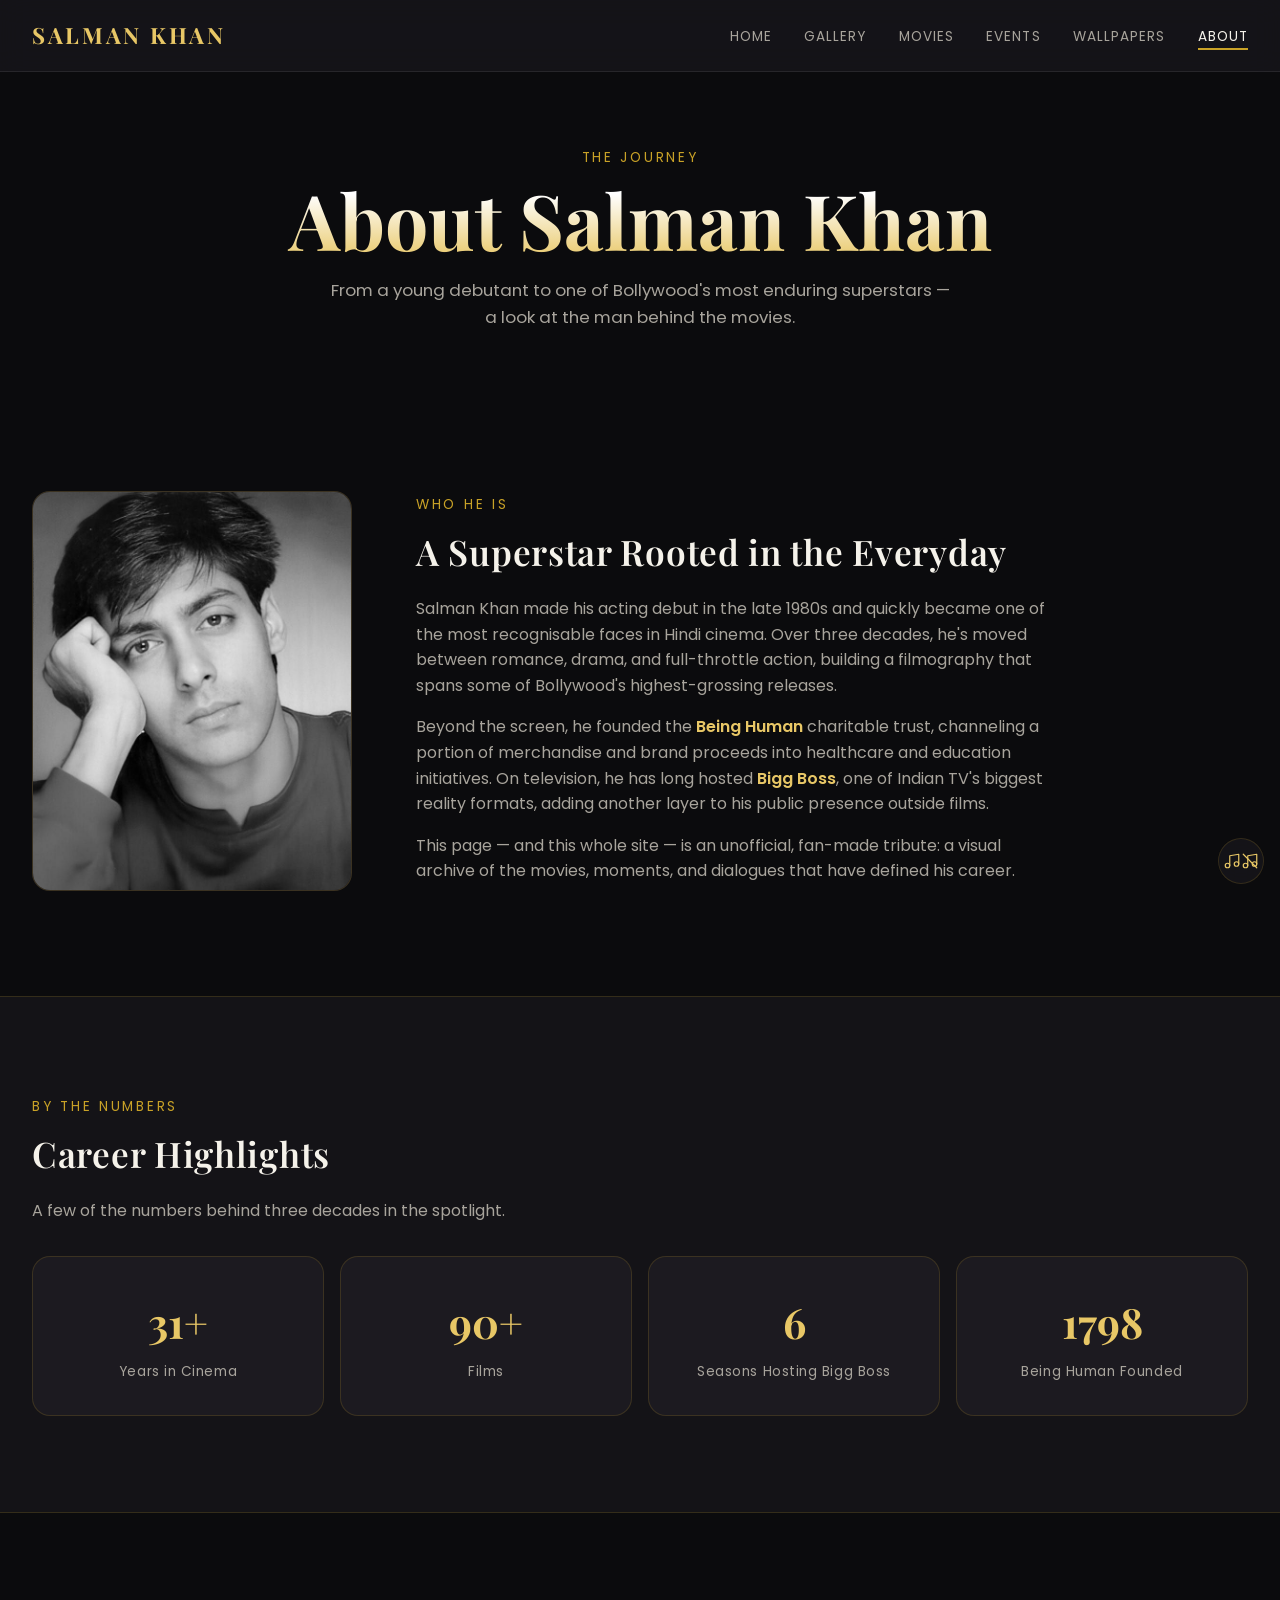
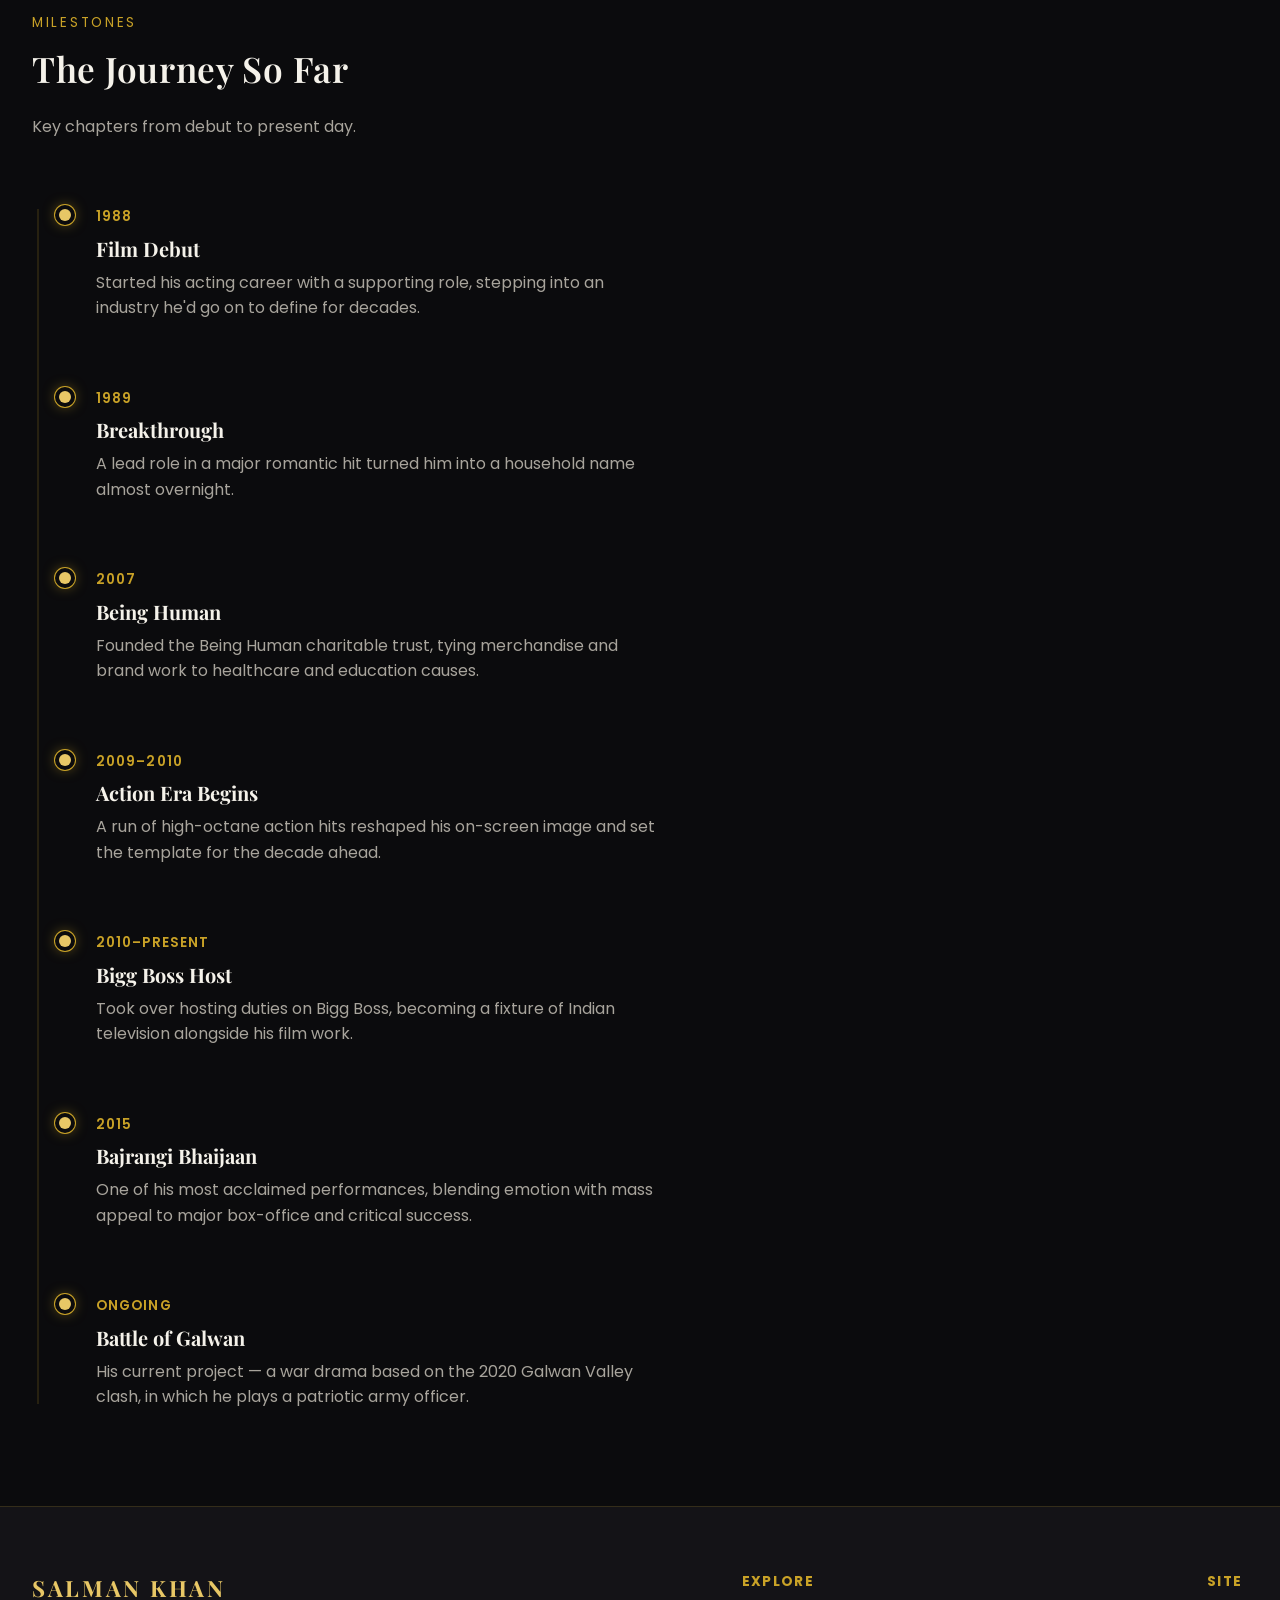
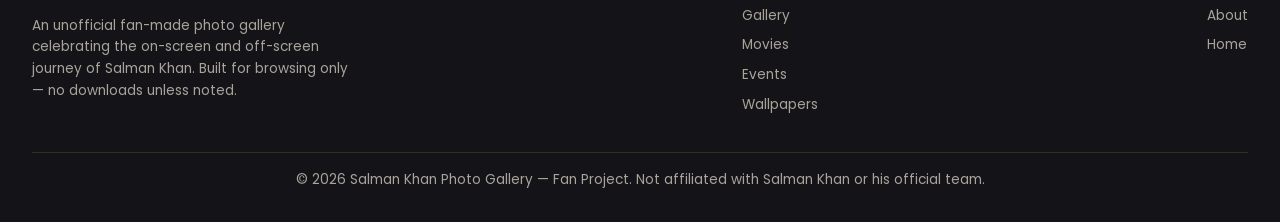
<file: About.html>
<!DOCTYPE html>
<html lang="en">
<head>
    <meta charset="UTF-8" />
    <meta name="viewport" content="width=device-width, initial-scale=1.0" />
    <title>About | Salman Khan Photo Gallery</title>
    <meta name="description" content="The journey of Salman Khan — bio, career highlights, and a timeline of his biggest milestones on screen and off." />

    <meta property="og:title" content="About Salman Khan" />
    <meta property="og:description" content="Bio, career highlights, and a timeline of Salman Khan's journey." />
    <meta property="og:type" content="website" />

    <link rel="icon" href="assets/icons/favicon.svg" type="image/svg+xml" />

    <link rel="preconnect" href="https://fonts.googleapis.com" />
    <link href="https://fonts.googleapis.com/css2?family=Playfair+Display:wght@600;700&family=Poppins:wght@300;400;500;600&display=swap" rel="stylesheet" />

    <link rel="stylesheet" href="css/style.css" />
    <link rel="stylesheet" href="css/responsive.css" />
</head>
<body>

<!-- ============ NAVBAR ============ -->
<header class="navbar">
    <a href="index.html" class="logo">SALMAN KHAN</a>

    <nav aria-label="Main navigation">
        <ul class="nav-links">
            <li><a href="index.html">Home</a></li>
            <li><a href="gallery.html">Gallery</a></li>
            <li><a href="movies.html">Movies</a></li>
            <li><a href="events.html">Events</a></li>
            <li><a href="wallpapers.html">Wallpapers</a></li>
            <li><a href="about.html" class="active">About</a></li>
        </ul>
    </nav>

    <button class="nav-toggle" aria-label="Toggle navigation menu" aria-expanded="false">
        <span></span><span></span><span></span>
    </button>
</header>

<!-- ============ PAGE HEADER ============ -->
<section class="page-header">
    <div class="container">
        <span class="section-eyebrow">The Journey</span>
        <h1 class="page-title">About Salman Khan</h1>
        <p class="page-sub">From a young debutant to one of Bollywood's most enduring superstars — a look at the man behind the movies.</p>
    </div>
</section>

<!-- ============ BIO ============ -->
<section class="about-section">
    <div class="container">
        <div class="bio-grid">
            <figure class="bio-photo fade-up">
                <img src="images/portraits/portrait-1.jpg" alt="Salman Khan studio portrait" loading="lazy"
                     onerror="this.src='https://placehold.co/700x880/1c1a20/c9a227?text=Salman+Khan'">
            </figure>

            <div class="bio-text fade-up">
                <span class="section-eyebrow">Who He Is</span>
                <h2 class="section-heading">A Superstar Rooted in the Everyday</h2>
                <p>
                    Salman Khan made his acting debut in the late 1980s and quickly became one of the most
                    recognisable faces in Hindi cinema. Over three decades, he's moved between romance,
                    drama, and full-throttle action, building a filmography that spans some of Bollywood's
                    highest-grossing releases.
                </p>
                <p>
                    Beyond the screen, he founded the <strong>Being Human</strong> charitable trust, channeling
                    a portion of merchandise and brand proceeds into healthcare and education initiatives.
                    On television, he has long hosted <strong>Bigg Boss</strong>, one of Indian TV's biggest
                    reality formats, adding another layer to his public presence outside films.
                </p>
                <p>
                    This page — and this whole site — is an unofficial, fan-made tribute: a visual archive of
                    the movies, moments, and dialogues that have defined his career.
                </p>
            </div>
        </div>
    </div>
</section>

<!-- ============ CAREER HIGHLIGHTS ============ -->
<section class="stats-section">
    <div class="container">
        <span class="section-eyebrow">By The Numbers</span>
        <h2 class="section-heading">Career Highlights</h2>
        <p class="section-sub">A few of the numbers behind three decades in the spotlight.</p>

        <div class="stats-grid">
            <div class="stat-card fade-up">
                <span class="stat-number" data-target="35" data-suffix="+">0</span>
                <span class="stat-label">Years in Cinema</span>
            </div>
            <div class="stat-card fade-up">
                <span class="stat-number" data-target="100" data-suffix="+">0</span>
                <span class="stat-label">Films</span>
            </div>
            <div class="stat-card fade-up">
                <span class="stat-number" data-target="7" data-suffix="">0</span>
                <span class="stat-label">Seasons Hosting Bigg Boss</span>
            </div>
            <div class="stat-card fade-up">
                <span class="stat-number" data-target="2007" data-suffix="">0</span>
                <span class="stat-label">Being Human Founded</span>
            </div>
        </div>
    </div>
</section>

<!-- ============ TIMELINE ============ -->
<section class="timeline-section">
    <div class="container">
        <span class="section-eyebrow">Milestones</span>
        <h2 class="section-heading">The Journey So Far</h2>
        <p class="section-sub">Key chapters from debut to present day.</p>

        <div class="timeline">
            <div class="timeline-item fade-up">
                <div class="timeline-dot"></div>
                <div class="timeline-content">
                    <span class="timeline-year">1988</span>
                    <h3>Film Debut</h3>
                    <p>Started his acting career with a supporting role, stepping into an industry he'd go on to define for decades.</p>
                </div>
            </div>

            <div class="timeline-item fade-up">
                <div class="timeline-dot"></div>
                <div class="timeline-content">
                    <span class="timeline-year">1989</span>
                    <h3>Breakthrough</h3>
                    <p>A lead role in a major romantic hit turned him into a household name almost overnight.</p>
                </div>
            </div>

            <div class="timeline-item fade-up">
                <div class="timeline-dot"></div>
                <div class="timeline-content">
                    <span class="timeline-year">2007</span>
                    <h3>Being Human</h3>
                    <p>Founded the Being Human charitable trust, tying merchandise and brand work to healthcare and education causes.</p>
                </div>
            </div>

            <div class="timeline-item fade-up">
                <div class="timeline-dot"></div>
                <div class="timeline-content">
                    <span class="timeline-year">2009–2010</span>
                    <h3>Action Era Begins</h3>
                    <p>A run of high-octane action hits reshaped his on-screen image and set the template for the decade ahead.</p>
                </div>
            </div>

            <div class="timeline-item fade-up">
                <div class="timeline-dot"></div>
                <div class="timeline-content">
                    <span class="timeline-year">2010–Present</span>
                    <h3>Bigg Boss Host</h3>
                    <p>Took over hosting duties on Bigg Boss, becoming a fixture of Indian television alongside his film work.</p>
                </div>
            </div>

            <div class="timeline-item fade-up">
                <div class="timeline-dot"></div>
                <div class="timeline-content">
                    <span class="timeline-year">2015</span>
                    <h3>Bajrangi Bhaijaan</h3>
                    <p>One of his most acclaimed performances, blending emotion with mass appeal to major box-office and critical success.</p>
                </div>
            </div>

            <div class="timeline-item fade-up">
                <div class="timeline-dot"></div>
                <div class="timeline-content">
                    <span class="timeline-year">Ongoing</span>
                    <h3>Battle of Galwan</h3>
                    <p>His current project — a war drama based on the 2020 Galwan Valley clash, in which he plays a patriotic army officer.</p>
                </div>
            </div>
        </div>
    </div>
</section>

<!-- ============ FOOTER ============ -->
<footer class="site-footer">
    <div class="container">
        <div class="footer-grid">
            <div class="footer-brand">
                <span class="logo">SALMAN KHAN</span>
                <p>An unofficial fan-made photo gallery celebrating the on-screen and off-screen journey of Salman Khan. Built for browsing only — no downloads unless noted.</p>
            </div>

            <div class="footer-links">
                <h4>Explore</h4>
                <a href="gallery.html">Gallery</a>
                <a href="movies.html">Movies</a>
                <a href="events.html">Events</a>
                <a href="wallpapers.html">Wallpapers</a>
            </div>

            <div class="footer-links">
                <h4>Site</h4>
                <a href="about.html">About</a>
                <a href="index.html">Home</a>
            </div>
        </div>

        <div class="footer-bottom">
            <p>&copy; 2026 Salman Khan Photo Gallery — Fan Project. Not affiliated with Salman Khan or his official team.</p>
        </div>
    </div>
</footer>

<audio id="bgMusic" src="assets/audio/theme.mp3" preload="none"></audio>

<button id="musicToggle" class="music-toggle" aria-label="Play background music" aria-pressed="false">
    <svg class="icon-music-on" width="18" height="18" viewBox="0 0 24 24" fill="none" aria-hidden="true">
        <path d="M9 18V5l12-2v13" stroke="currentColor" stroke-width="1.6" stroke-linecap="round" stroke-linejoin="round"/>
        <circle cx="6" cy="18" r="3" stroke="currentColor" stroke-width="1.6"/>
        <circle cx="18" cy="16" r="3" stroke="currentColor" stroke-width="1.6"/>
    </svg>
    <svg class="icon-music-off" width="18" height="18" viewBox="0 0 24 24" fill="none" aria-hidden="true" hidden>
        <path d="M9 18V5l12-2v13" stroke="currentColor" stroke-width="1.6" stroke-linecap="round" stroke-linejoin="round"/>
        <circle cx="6" cy="18" r="3" stroke="currentColor" stroke-width="1.6"/>
        <circle cx="18" cy="16" r="3" stroke="currentColor" stroke-width="1.6"/>
        <line x1="3" y1="3" x2="21" y2="21" stroke="currentColor" stroke-width="1.6" stroke-linecap="round"/>
    </svg>
</button>

<script src="js/app.js"></script>
</body>
</html>
</file>
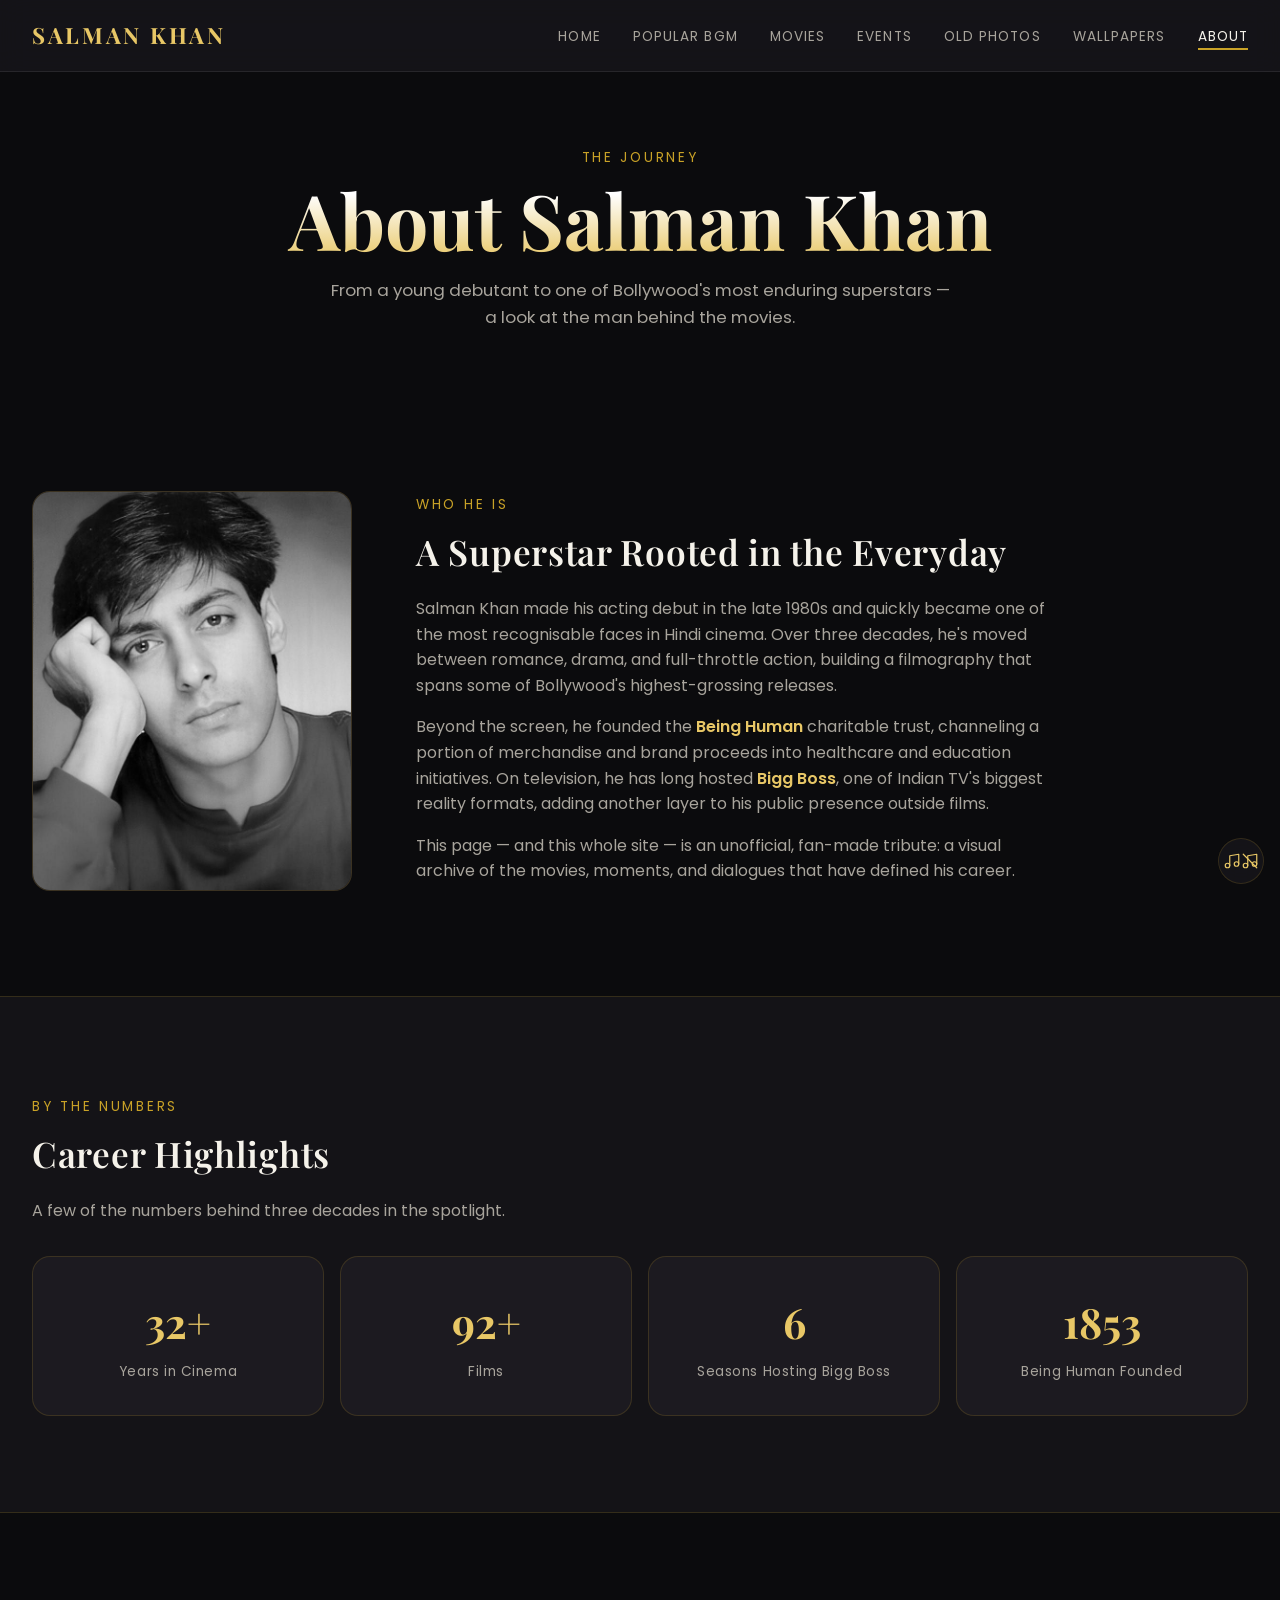
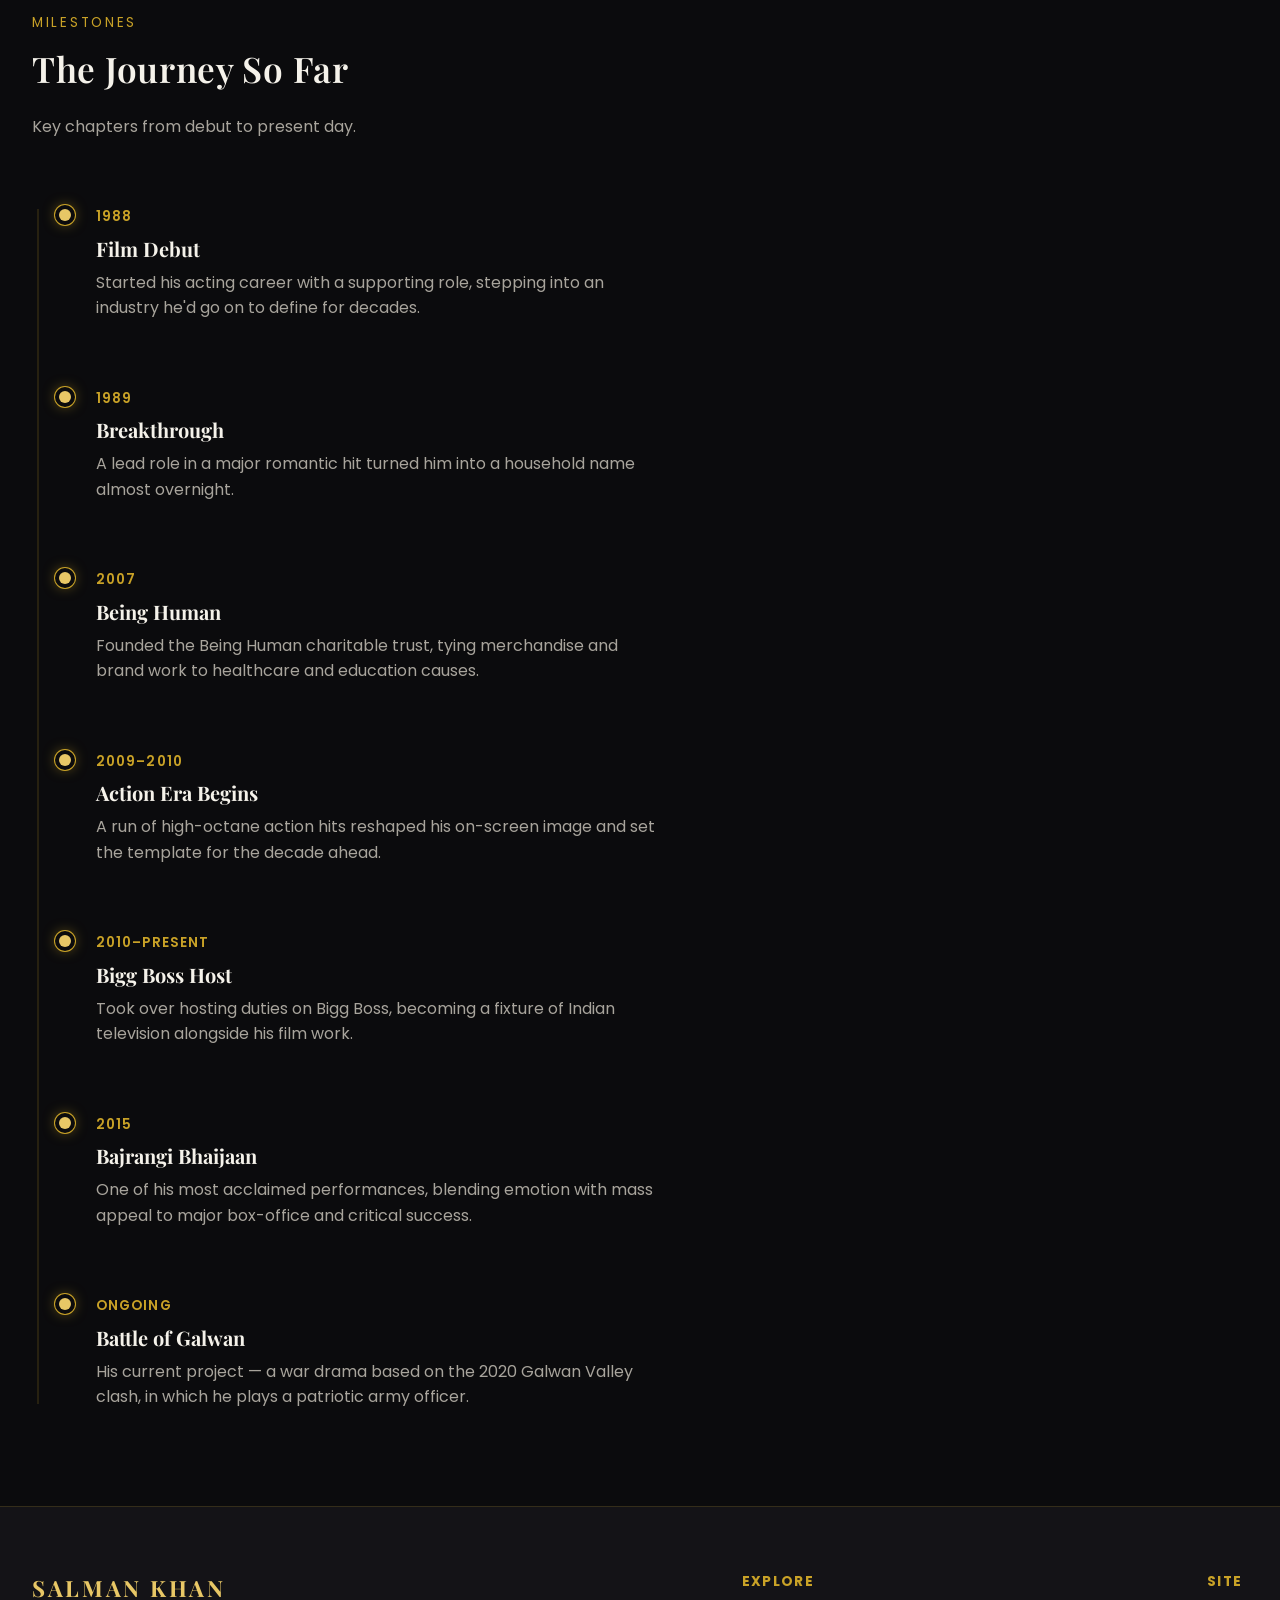
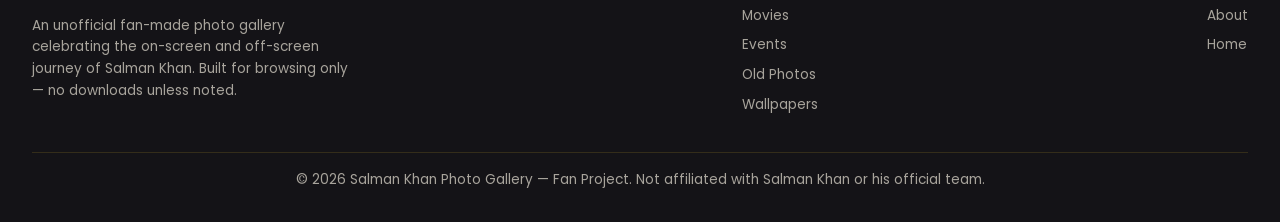
<file: about.html>
<!DOCTYPE html>
<html lang="en">
<head>
    <meta charset="UTF-8" />
    <meta name="viewport" content="width=device-width, initial-scale=1.0" />
    <title>About | Salman Khan Photo Gallery</title>
    <meta name="description" content="The journey of Salman Khan — bio, career highlights, and a timeline of his biggest milestones on screen and off." />

    <meta property="og:title" content="About Salman Khan" />
    <meta property="og:description" content="Bio, career highlights, and a timeline of Salman Khan's journey." />
    <meta property="og:type" content="website" />

    <link rel="icon" href="assets/icons/favicon.svg" type="image/svg+xml" />

    <link rel="preconnect" href="https://fonts.googleapis.com" />
    <link href="https://fonts.googleapis.com/css2?family=Playfair+Display:wght@600;700&family=Poppins:wght@300;400;500;600&display=swap" rel="stylesheet" />

    <link rel="stylesheet" href="css/style.css" />
    <link rel="stylesheet" href="css/responsive.css" />
</head>
<body>

<!-- ============ NAVBAR ============ -->
<header class="navbar">
    <a href="index.html" class="logo">SALMAN KHAN</a>

    <nav aria-label="Main navigation">
        <ul class="nav-links">
            <li><a href="index.html">Home</a></li>
            <li><a href="bgm.html">Popular BGM</a></li>
            <li><a href="movies.html">Movies</a></li>
            <li><a href="events.html">Events</a></li>
            <li><a href="old-photos.html">Old Photos</a></li>
            <li><a href="wallpapers.html">Wallpapers</a></li>
            <li><a href="about.html" class="active">About</a></li>
        </ul>
    </nav>

    <button class="nav-toggle" aria-label="Toggle navigation menu" aria-expanded="false">
        <span></span><span></span><span></span>
    </button>
</header>

<!-- ============ PAGE HEADER ============ -->
<section class="page-header">
    <div class="container">
        <span class="section-eyebrow">The Journey</span>
        <h1 class="page-title">About Salman Khan</h1>
        <p class="page-sub">From a young debutant to one of Bollywood's most enduring superstars — a look at the man behind the movies.</p>
    </div>
</section>

<!-- ============ BIO ============ -->
<section class="about-section">
    <div class="container">
        <div class="bio-grid">
            <figure class="bio-photo fade-up">
                <img src="images/portraits/portrait-1.jpg" alt="Salman Khan studio portrait" loading="lazy"
                     onerror="this.src='https://placehold.co/700x880/1c1a20/c9a227?text=Salman+Khan'">
            </figure>

            <div class="bio-text fade-up">
                <span class="section-eyebrow">Who He Is</span>
                <h2 class="section-heading">A Superstar Rooted in the Everyday</h2>
                <p>
                    Salman Khan made his acting debut in the late 1980s and quickly became one of the most
                    recognisable faces in Hindi cinema. Over three decades, he's moved between romance,
                    drama, and full-throttle action, building a filmography that spans some of Bollywood's
                    highest-grossing releases.
                </p>
                <p>
                    Beyond the screen, he founded the <strong>Being Human</strong> charitable trust, channeling
                    a portion of merchandise and brand proceeds into healthcare and education initiatives.
                    On television, he has long hosted <strong>Bigg Boss</strong>, one of Indian TV's biggest
                    reality formats, adding another layer to his public presence outside films.
                </p>
                <p>
                    This page — and this whole site — is an unofficial, fan-made tribute: a visual archive of
                    the movies, moments, and dialogues that have defined his career.
                </p>
            </div>
        </div>
    </div>
</section>

<!-- ============ CAREER HIGHLIGHTS ============ -->
<section class="stats-section">
    <div class="container">
        <span class="section-eyebrow">By The Numbers</span>
        <h2 class="section-heading">Career Highlights</h2>
        <p class="section-sub">A few of the numbers behind three decades in the spotlight.</p>

        <div class="stats-grid">
            <div class="stat-card fade-up">
                <span class="stat-number" data-target="35" data-suffix="+">0</span>
                <span class="stat-label">Years in Cinema</span>
            </div>
            <div class="stat-card fade-up">
                <span class="stat-number" data-target="100" data-suffix="+">0</span>
                <span class="stat-label">Films</span>
            </div>
            <div class="stat-card fade-up">
                <span class="stat-number" data-target="7" data-suffix="">0</span>
                <span class="stat-label">Seasons Hosting Bigg Boss</span>
            </div>
            <div class="stat-card fade-up">
                <span class="stat-number" data-target="2007" data-suffix="">0</span>
                <span class="stat-label">Being Human Founded</span>
            </div>
        </div>
    </div>
</section>

<!-- ============ TIMELINE ============ -->
<section class="timeline-section">
    <div class="container">
        <span class="section-eyebrow">Milestones</span>
        <h2 class="section-heading">The Journey So Far</h2>
        <p class="section-sub">Key chapters from debut to present day.</p>

        <div class="timeline">
            <div class="timeline-item fade-up">
                <div class="timeline-dot"></div>
                <div class="timeline-content">
                    <span class="timeline-year">1988</span>
                    <h3>Film Debut</h3>
                    <p>Started his acting career with a supporting role, stepping into an industry he'd go on to define for decades.</p>
                </div>
            </div>

            <div class="timeline-item fade-up">
                <div class="timeline-dot"></div>
                <div class="timeline-content">
                    <span class="timeline-year">1989</span>
                    <h3>Breakthrough</h3>
                    <p>A lead role in a major romantic hit turned him into a household name almost overnight.</p>
                </div>
            </div>

            <div class="timeline-item fade-up">
                <div class="timeline-dot"></div>
                <div class="timeline-content">
                    <span class="timeline-year">2007</span>
                    <h3>Being Human</h3>
                    <p>Founded the Being Human charitable trust, tying merchandise and brand work to healthcare and education causes.</p>
                </div>
            </div>

            <div class="timeline-item fade-up">
                <div class="timeline-dot"></div>
                <div class="timeline-content">
                    <span class="timeline-year">2009–2010</span>
                    <h3>Action Era Begins</h3>
                    <p>A run of high-octane action hits reshaped his on-screen image and set the template for the decade ahead.</p>
                </div>
            </div>

            <div class="timeline-item fade-up">
                <div class="timeline-dot"></div>
                <div class="timeline-content">
                    <span class="timeline-year">2010–Present</span>
                    <h3>Bigg Boss Host</h3>
                    <p>Took over hosting duties on Bigg Boss, becoming a fixture of Indian television alongside his film work.</p>
                </div>
            </div>

            <div class="timeline-item fade-up">
                <div class="timeline-dot"></div>
                <div class="timeline-content">
                    <span class="timeline-year">2015</span>
                    <h3>Bajrangi Bhaijaan</h3>
                    <p>One of his most acclaimed performances, blending emotion with mass appeal to major box-office and critical success.</p>
                </div>
            </div>

            <div class="timeline-item fade-up">
                <div class="timeline-dot"></div>
                <div class="timeline-content">
                    <span class="timeline-year">Ongoing</span>
                    <h3>Battle of Galwan</h3>
                    <p>His current project — a war drama based on the 2020 Galwan Valley clash, in which he plays a patriotic army officer.</p>
                </div>
            </div>
        </div>
    </div>
</section>

<!-- ============ FOOTER ============ -->
<footer class="site-footer">
    <div class="container">
        <div class="footer-grid">
            <div class="footer-brand">
                <span class="logo">SALMAN KHAN</span>
                <p>An unofficial fan-made photo gallery celebrating the on-screen and off-screen journey of Salman Khan. Built for browsing only — no downloads unless noted.</p>
            </div>

            <div class="footer-links">
                <h4>Explore</h4>
                <a href="movies.html">Movies</a>
                <a href="events.html">Events</a>
                <a href="old-photos.html">Old Photos</a>
                <a href="wallpapers.html">Wallpapers</a>
            </div>

            <div class="footer-links">
                <h4>Site</h4>
                <a href="about.html">About</a>
                <a href="index.html">Home</a>
            </div>
        </div>

        <div class="footer-bottom">
            <p>&copy; 2026 Salman Khan Photo Gallery — Fan Project. Not affiliated with Salman Khan or his official team.</p>
        </div>
    </div>
</footer>

<!-- ============ POPULAR BGM MODAL ============ -->
<div class="dialogue-modal bgm-modal" id="bgmModal" role="dialog" aria-modal="true" aria-label="Popular BGM tracks" hidden>
    <div class="dialogue-modal-backdrop" id="bgmModalBackdrop"></div>
    <div class="dialogue-modal-content">
        <button class="dialogue-modal-close" id="bgmModalClose" aria-label="Close">&times;</button>
        <h2 class="dialogue-modal-title">Popular BGM</h2>
        <div class="bgm-list" id="bgmList">
            <!-- populated by js/app.js -->
        </div>
    </div>
</div>

<audio id="bgMusic" src="assets/audio/theme.mp3" preload="none"></audio>

<button id="musicToggle" class="music-toggle" aria-label="Play background music" aria-pressed="false">
    <svg class="icon-music-on" width="18" height="18" viewBox="0 0 24 24" fill="none" aria-hidden="true">
        <path d="M9 18V5l12-2v13" stroke="currentColor" stroke-width="1.6" stroke-linecap="round" stroke-linejoin="round"/>
        <circle cx="6" cy="18" r="3" stroke="currentColor" stroke-width="1.6"/>
        <circle cx="18" cy="16" r="3" stroke="currentColor" stroke-width="1.6"/>
    </svg>
    <svg class="icon-music-off" width="18" height="18" viewBox="0 0 24 24" fill="none" aria-hidden="true" hidden>
        <path d="M9 18V5l12-2v13" stroke="currentColor" stroke-width="1.6" stroke-linecap="round" stroke-linejoin="round"/>
        <circle cx="6" cy="18" r="3" stroke="currentColor" stroke-width="1.6"/>
        <circle cx="18" cy="16" r="3" stroke="currentColor" stroke-width="1.6"/>
        <line x1="3" y1="3" x2="21" y2="21" stroke="currentColor" stroke-width="1.6" stroke-linecap="round"/>
    </svg>
</button>

<script src="js/app.js"></script>
</body>
</html>
</file>
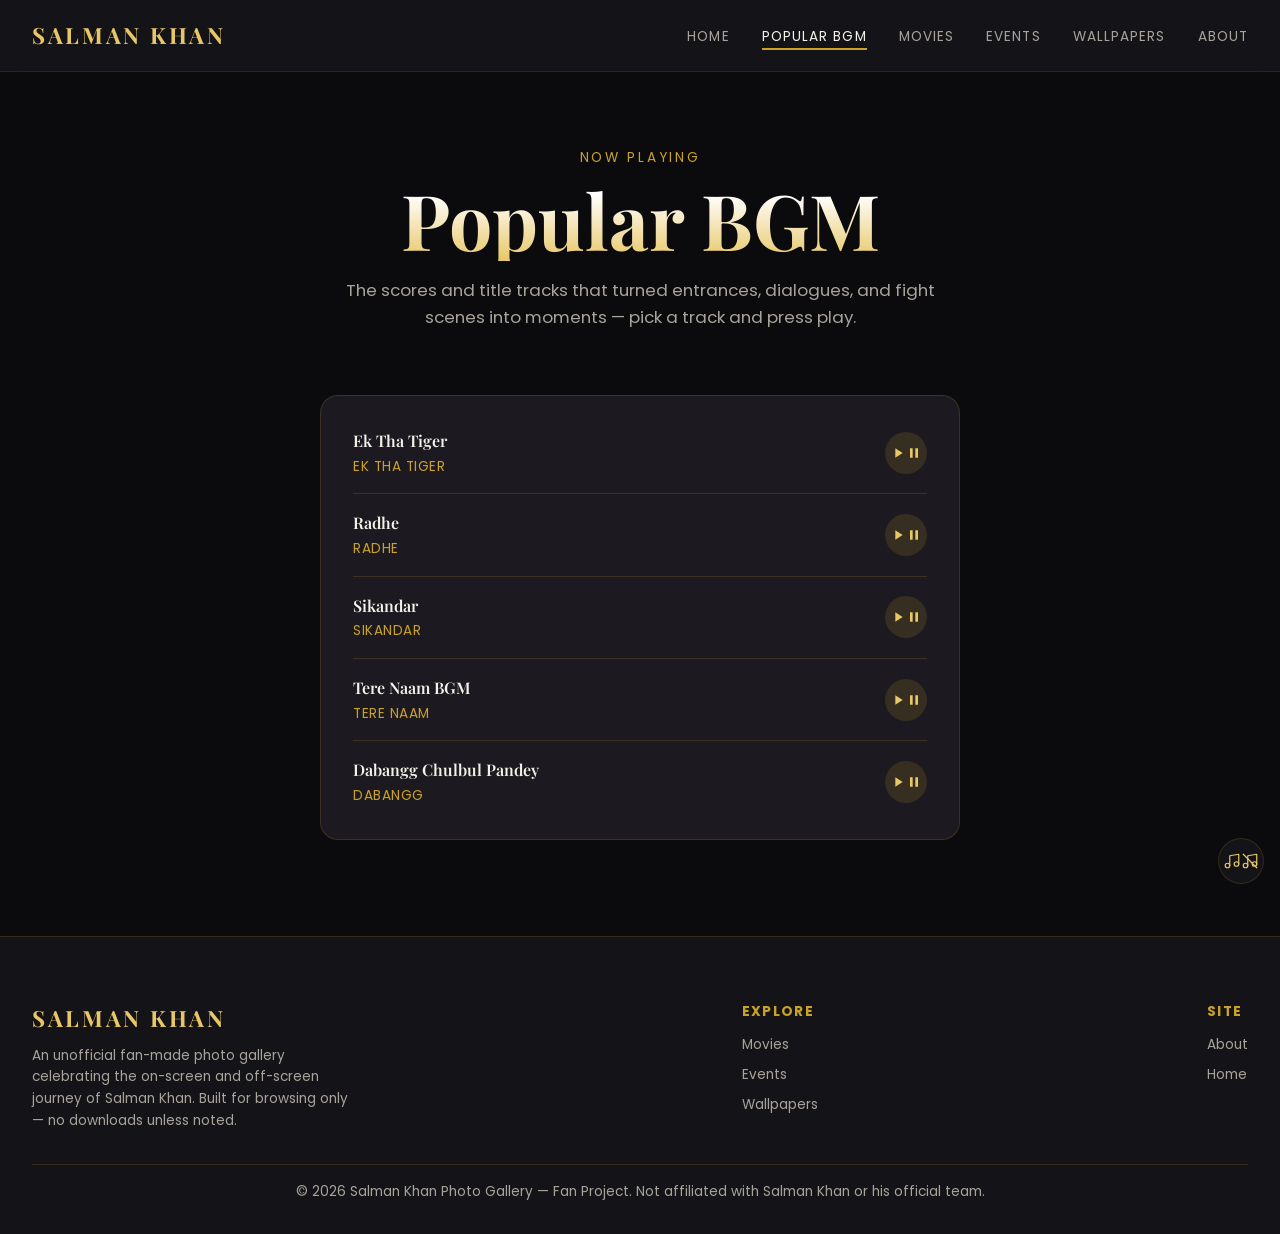
<file: bgm.html>
<!DOCTYPE html>
<html lang="en">
<head>
    <meta charset="UTF-8" />
    <meta name="viewport" content="width=device-width, initial-scale=1.0" />
    <title>Popular BGM | Salman Khan Photo Gallery</title>
    <meta name="description" content="Listen to Salman Khan's most iconic background scores and title tracks — from Dabangg to Bajrangi Bhaijaan — all in one place." />

    <meta property="og:title" content="Popular BGM — Salman Khan" />
    <meta property="og:description" content="The most iconic background scores and title tracks from Salman Khan's biggest films." />
    <meta property="og:type" content="website" />

    <link rel="icon" href="assets/icons/favicon.svg" type="image/svg+xml" />

    <link rel="preconnect" href="https://fonts.googleapis.com" />
    <link href="https://fonts.googleapis.com/css2?family=Playfair+Display:wght@600;700&family=Poppins:wght@300;400;500;600&display=swap" rel="stylesheet" />

    <link rel="stylesheet" href="css/style.css" />
    <link rel="stylesheet" href="css/responsive.css" />
</head>
<body>

<!-- ============ NAVBAR ============ -->
<header class="navbar">
    <a href="index.html" class="logo">SALMAN KHAN</a>

    <nav aria-label="Main navigation">
        <ul class="nav-links">
            <li><a href="index.html">Home</a></li>
            <li><a href="bgm.html" class="active">Popular BGM</a></li>
            <li><a href="movies.html">Movies</a></li>
            <li><a href="events.html">Events</a></li>
            <li><a href="wallpapers.html">Wallpapers</a></li>
            <li><a href="about.html">About</a></li>
        </ul>
    </nav>

    <button class="nav-toggle" aria-label="Toggle navigation menu" aria-expanded="false">
        <span></span><span></span><span></span>
    </button>
</header>

<!-- ============ PAGE HEADER ============ -->
<section class="page-header">
    <div class="container">
        <span class="section-eyebrow">Now Playing</span>
        <h1 class="page-title">Popular BGM</h1>
        <p class="page-sub">The scores and title tracks that turned entrances, dialogues, and fight scenes into moments — pick a track and press play.</p>
    </div>
</section>

<!-- ============ BGM TRACK LIST ============ -->
<section class="bgm-page-section">
    <div class="container">
        <div class="bgm-page-list" id="bgmPageList">
            <!-- populated by js/app.js (initBgmPage) -->
        </div>
    </div>
</section>

<!-- ============ FOOTER ============ -->
<footer class="site-footer">
    <div class="container">
        <div class="footer-grid">
            <div class="footer-brand">
                <span class="logo">SALMAN KHAN</span>
                <p>An unofficial fan-made photo gallery celebrating the on-screen and off-screen journey of Salman Khan. Built for browsing only — no downloads unless noted.</p>
            </div>

            <div class="footer-links">
                <h4>Explore</h4>
                <a href="movies.html">Movies</a>
                <a href="events.html">Events</a>
                <a href="wallpapers.html">Wallpapers</a>
            </div>

            <div class="footer-links">
                <h4>Site</h4>
                <a href="about.html">About</a>
                <a href="index.html">Home</a>
            </div>
        </div>

        <div class="footer-bottom">
            <p>&copy; 2026 Salman Khan Photo Gallery — Fan Project. Not affiliated with Salman Khan or his official team.</p>
        </div>
    </div>
</footer>

<audio id="bgMusic" src="assets/audio/theme.mp3" preload="none"></audio>

<button id="musicToggle" class="music-toggle" aria-label="Play background music" aria-pressed="false">
    <svg class="icon-music-on" width="18" height="18" viewBox="0 0 24 24" fill="none" aria-hidden="true">
        <path d="M9 18V5l12-2v13" stroke="currentColor" stroke-width="1.6" stroke-linecap="round" stroke-linejoin="round"/>
        <circle cx="6" cy="18" r="3" stroke="currentColor" stroke-width="1.6"/>
        <circle cx="18" cy="16" r="3" stroke="currentColor" stroke-width="1.6"/>
    </svg>
    <svg class="icon-music-off" width="18" height="18" viewBox="0 0 24 24" fill="none" aria-hidden="true" hidden>
        <path d="M9 18V5l12-2v13" stroke="currentColor" stroke-width="1.6" stroke-linecap="round" stroke-linejoin="round"/>
        <circle cx="6" cy="18" r="3" stroke="currentColor" stroke-width="1.6"/>
        <circle cx="18" cy="16" r="3" stroke="currentColor" stroke-width="1.6"/>
        <line x1="3" y1="3" x2="21" y2="21" stroke="currentColor" stroke-width="1.6" stroke-linecap="round"/>
    </svg>
</button>

<script src="js/app.js"></script>
</body>
</html>
</file>
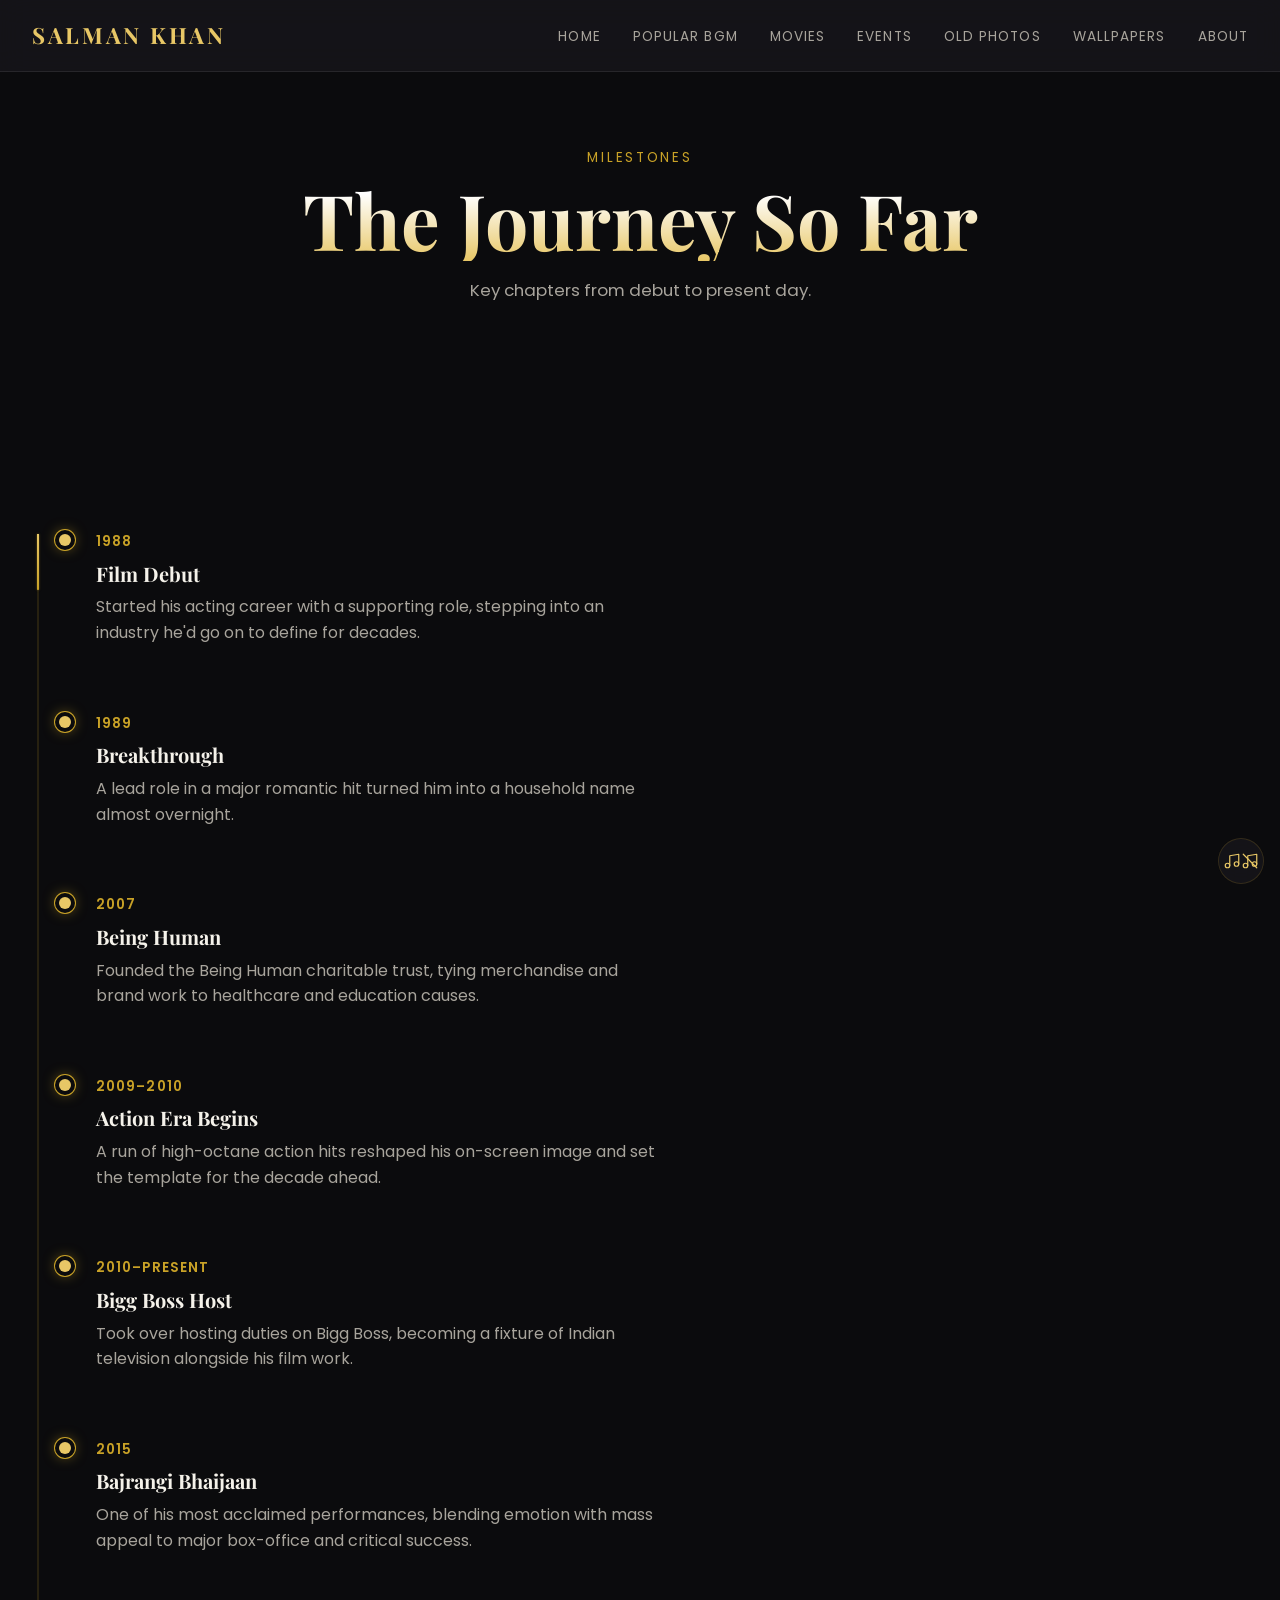
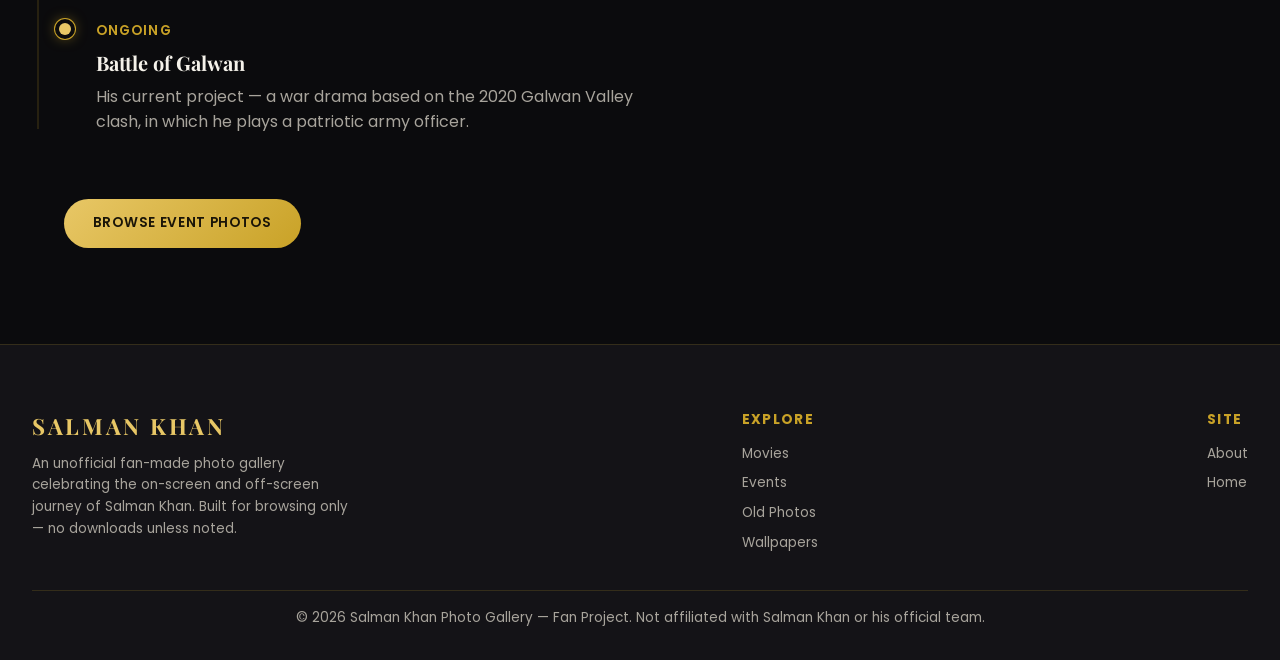
<file: event.html>
<!DOCTYPE html>
<html lang="en">
<head>
    <meta charset="UTF-8" />
    <meta name="viewport" content="width=device-width, initial-scale=1.0" />
    <title>The Journey So Far | Salman Khan Photo Gallery</title>
    <meta name="description" content="A timeline of Salman Khan's biggest milestones — from his 1988 film debut to his current projects." />

    <meta property="og:title" content="Salman Khan — The Journey So Far" />
    <meta property="og:description" content="Key chapters from debut to present day, in a full career timeline." />
    <meta property="og:type" content="website" />

    <link rel="icon" href="assets/icons/favicon.svg" type="image/svg+xml" />

    <link rel="preconnect" href="https://fonts.googleapis.com" />
    <link href="https://fonts.googleapis.com/css2?family=Playfair+Display:wght@600;700&family=Poppins:wght@300;400;500;600&display=swap" rel="stylesheet" />

    <link rel="stylesheet" href="css/style.css" />
    <link rel="stylesheet" href="css/responsive.css" />
</head>
<body>

<!-- ============ NAVBAR ============ -->
<header class="navbar">
    <a href="index.html" class="logo">SALMAN KHAN</a>

    <nav aria-label="Main navigation">
        <ul class="nav-links">
            <li><a href="index.html">Home</a></li>
            <li><a href="bgm.html">Popular BGM</a></li>
            <li><a href="movies.html">Movies</a></li>
            <li><a href="events.html">Events</a></li>
            <li><a href="old-photos.html">Old Photos</a></li>
            <li><a href="wallpapers.html">Wallpapers</a></li>
            <li><a href="about.html">About</a></li>
        </ul>
    </nav>

    <button class="nav-toggle" aria-label="Toggle navigation menu" aria-expanded="false">
        <span></span><span></span><span></span>
    </button>
</header>

<!-- ============ PAGE HEADER ============ -->
<section class="page-header">
    <div class="container">
        <span class="section-eyebrow">Milestones</span>
        <h1 class="page-title">The Journey So Far</h1>
        <p class="page-sub">Key chapters from debut to present day.</p>
    </div>
</section>

<!-- ============ TIMELINE ============ -->
<section class="timeline-section">
    <div class="container">
        <div class="timeline">
            <div class="timeline-item fade-up">
                <div class="timeline-dot"></div>
                <div class="timeline-content">
                    <span class="timeline-year">1988</span>
                    <h3>Film Debut</h3>
                    <p>Started his acting career with a supporting role, stepping into an industry he'd go on to define for decades.</p>
                </div>
            </div>

            <div class="timeline-item fade-up">
                <div class="timeline-dot"></div>
                <div class="timeline-content">
                    <span class="timeline-year">1989</span>
                    <h3>Breakthrough</h3>
                    <p>A lead role in a major romantic hit turned him into a household name almost overnight.</p>
                </div>
            </div>

            <div class="timeline-item fade-up">
                <div class="timeline-dot"></div>
                <div class="timeline-content">
                    <span class="timeline-year">2007</span>
                    <h3>Being Human</h3>
                    <p>Founded the Being Human charitable trust, tying merchandise and brand work to healthcare and education causes.</p>
                </div>
            </div>

            <div class="timeline-item fade-up">
                <div class="timeline-dot"></div>
                <div class="timeline-content">
                    <span class="timeline-year">2009–2010</span>
                    <h3>Action Era Begins</h3>
                    <p>A run of high-octane action hits reshaped his on-screen image and set the template for the decade ahead.</p>
                </div>
            </div>

            <div class="timeline-item fade-up">
                <div class="timeline-dot"></div>
                <div class="timeline-content">
                    <span class="timeline-year">2010–Present</span>
                    <h3>Bigg Boss Host</h3>
                    <p>Took over hosting duties on Bigg Boss, becoming a fixture of Indian television alongside his film work.</p>
                </div>
            </div>

            <div class="timeline-item fade-up">
                <div class="timeline-dot"></div>
                <div class="timeline-content">
                    <span class="timeline-year">2015</span>
                    <h3>Bajrangi Bhaijaan</h3>
                    <p>One of his most acclaimed performances, blending emotion with mass appeal to major box-office and critical success.</p>
                </div>
            </div>

            <div class="timeline-item fade-up">
                <div class="timeline-dot"></div>
                <div class="timeline-content">
                    <span class="timeline-year">Ongoing</span>
                    <h3>Battle of Galwan</h3>
                    <p>His current project — a war drama based on the 2020 Galwan Valley clash, in which he plays a patriotic army officer.</p>
                </div>
            </div>
        </div>

        <div class="timeline-cta">
            <a href="events.html" class="btn btn-primary">Browse Event Photos</a>
        </div>
    </div>
</section>

<!-- ============ FOOTER ============ -->
<footer class="site-footer">
    <div class="container">
        <div class="footer-grid">
            <div class="footer-brand">
                <span class="logo">SALMAN KHAN</span>
                <p>An unofficial fan-made photo gallery celebrating the on-screen and off-screen journey of Salman Khan. Built for browsing only — no downloads unless noted.</p>
            </div>

            <div class="footer-links">
                <h4>Explore</h4>
                <a href="movies.html">Movies</a>
                <a href="events.html">Events</a>
                <a href="old-photos.html">Old Photos</a>
                <a href="wallpapers.html">Wallpapers</a>
            </div>

            <div class="footer-links">
                <h4>Site</h4>
                <a href="about.html">About</a>
                <a href="index.html">Home</a>
            </div>
        </div>

        <div class="footer-bottom">
            <p>&copy; 2026 Salman Khan Photo Gallery — Fan Project. Not affiliated with Salman Khan or his official team.</p>
        </div>
    </div>
</footer>

<!-- ============ POPULAR BGM MODAL ============ -->
<div class="dialogue-modal bgm-modal" id="bgmModal" role="dialog" aria-modal="true" aria-label="Popular BGM tracks" hidden>
    <div class="dialogue-modal-backdrop" id="bgmModalBackdrop"></div>
    <div class="dialogue-modal-content">
        <button class="dialogue-modal-close" id="bgmModalClose" aria-label="Close">&times;</button>
        <h2 class="dialogue-modal-title">Popular BGM</h2>
        <div class="bgm-list" id="bgmList">
            <!-- populated by js/app.js -->
        </div>
    </div>
</div>

<audio id="bgMusic" src="assets/audio/theme.mp3" preload="none"></audio>

<button id="musicToggle" class="music-toggle" aria-label="Play background music" aria-pressed="false">
    <svg class="icon-music-on" width="18" height="18" viewBox="0 0 24 24" fill="none" aria-hidden="true">
        <path d="M9 18V5l12-2v13" stroke="currentColor" stroke-width="1.6" stroke-linecap="round" stroke-linejoin="round"/>
        <circle cx="6" cy="18" r="3" stroke="currentColor" stroke-width="1.6"/>
        <circle cx="18" cy="16" r="3" stroke="currentColor" stroke-width="1.6"/>
    </svg>
    <svg class="icon-music-off" width="18" height="18" viewBox="0 0 24 24" fill="none" aria-hidden="true" hidden>
        <path d="M9 18V5l12-2v13" stroke="currentColor" stroke-width="1.6" stroke-linecap="round" stroke-linejoin="round"/>
        <circle cx="6" cy="18" r="3" stroke="currentColor" stroke-width="1.6"/>
        <circle cx="18" cy="16" r="3" stroke="currentColor" stroke-width="1.6"/>
        <line x1="3" y1="3" x2="21" y2="21" stroke="currentColor" stroke-width="1.6" stroke-linecap="round"/>
    </svg>
</button>

<script src="js/app.js"></script>
</body>
</html>
</file>
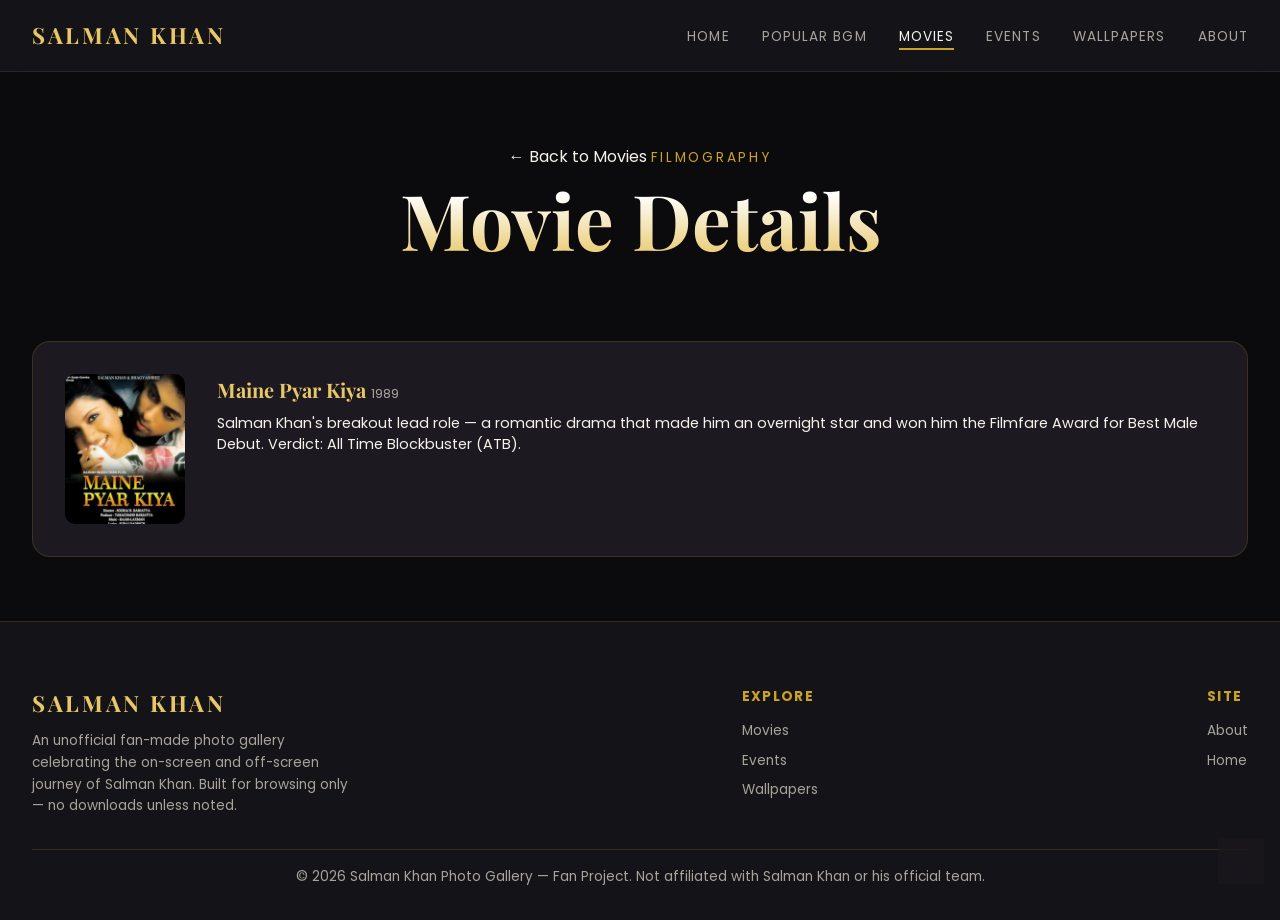
<file: movie-detail.html>
<!DOCTYPE html>
<html lang="en">
<head>
    <meta charset="UTF-8" />
    <meta name="viewport" content="width=device-width, initial-scale=1.0" />
    <title>Movie | Salman Khan Photo Gallery</title>
    <meta name="description" content="Movie details, OTT platform and stills." />

    <link rel="icon" href="assets/icons/favicon.svg" type="image/svg+xml" />

    <link rel="preconnect" href="https://fonts.googleapis.com" />
    <link href="https://fonts.googleapis.com/css2?family=Playfair+Display:wght@600;700&family=Poppins:wght@300;400;500;600&display=swap" rel="stylesheet" />

    <link rel="stylesheet" href="css/style.css" />
    <link rel="stylesheet" href="css/responsive.css" />
</head>
<body>

<!-- ============ NAVBAR ============ -->
<header class="navbar">
    <a href="index.html" class="logo">SALMAN KHAN</a>

    <nav aria-label="Main navigation">
        <ul class="nav-links">
            <li><a href="index.html">Home</a></li>
            <li><a href="bgm.html">Popular BGM</a></li>
            <li><a href="movies.html" class="active">Movies</a></li>
            <li><a href="events.html">Events</a></li>
            <li><a href="wallpapers.html">Wallpapers</a></li>
            <li><a href="about.html">About</a></li>
        </ul>
    </nav>

    <button class="nav-toggle" aria-label="Toggle navigation menu" aria-expanded="false">
        <span></span><span></span><span></span>
    </button>
</header>

<!-- ============ PAGE HEADER ============ -->
<section class="page-header">
    <div class="container">
        <a href="movies.html" class="back-button">&larr; Back to Movies</a>
        <span class="section-eyebrow">Filmography</span>
        <h1 class="page-title">Movie Details</h1>
    </div>
</section>

<!-- ============ MOVIE DETAIL ============ -->
<section class="movies-section">
    <div class="container">
        <div data-movie-detail></div>
    </div>
</section>

<!-- ============ FOOTER ============ -->
<footer class="site-footer">
    <div class="container">
        <div class="footer-grid">
            <div class="footer-brand">
                <span class="logo">SALMAN KHAN</span>
                <p>An unofficial fan-made photo gallery celebrating the on-screen and off-screen journey of Salman Khan. Built for browsing only — no downloads unless noted.</p>
            </div>

            <div class="footer-links">
                <h4>Explore</h4>
                <a href="movies.html">Movies</a>
                <a href="events.html">Events</a>
                <a href="wallpapers.html">Wallpapers</a>
            </div>

            <div class="footer-links">
                <h4>Site</h4>
                <a href="about.html">About</a>
                <a href="index.html">Home</a>
            </div>
        </div>

        <div class="footer-bottom">
            <p>&copy; 2026 Salman Khan Photo Gallery — Fan Project. Not affiliated with Salman Khan or his official team.</p>
        </div>
    </div>
</footer>

<!-- ============ POPULAR BGM MODAL ============ -->
<div class="dialogue-modal bgm-modal" id="bgmModal" role="dialog" aria-modal="true" aria-label="Popular BGM tracks" hidden>
    <div class="dialogue-modal-backdrop" id="bgmModalBackdrop"></div>
    <div class="dialogue-modal-content">
        <button class="dialogue-modal-close" id="bgmModalClose" aria-label="Close">&times;</button>
        <h2 class="dialogue-modal-title">Popular BGM</h2>
        <div class="bgm-list" id="bgmList">
            <!-- populated by js/app.js -->
        </div>
    </div>
</div>

<audio id="bgMusic" src="assets/audio/theme.mp3" preload="none"></audio>

<button id="musicToggle" class="music-toggle" aria-label="Play background music" aria-pressed="false">
    <svg class="icon-music-on" width="18" height="18" viewBox="0 0 24 24" fill="none" aria-hidden="true">
        <path d="M9 18V5l12-2v13" stroke="currentColor" stroke-width="1.6" stroke-linecap="round" stroke-linejoin="round"/>
        <circle cx="6" cy="18" r="3" stroke="currentColor" stroke-width="1.6"/>
        <circle cx="18" cy="16" r="3" stroke="currentColor" stroke-width="1.6"/>
    </svg>
    <svg class="icon-music-off" width="18" height="18" viewBox="0 0 24 24" fill="none" aria-hidden="true" hidden>
        <path d="M9 18V5l12-2v13" stroke="currentColor" stroke-width="1.6" stroke-linecap="round" stroke-linejoin="round"/>
        <circle cx="6" cy="18" r="3" stroke="currentColor" stroke-width="1.6"/>
        <circle cx="18" cy="16" r="3" stroke="currentColor" stroke-width="1.6"/>
        <line x1="3" y1="3" x2="21" y2="21" stroke="currentColor" stroke-width="1.6" stroke-linecap="round"/>
    </svg>
</button>

<script src="js/app.js"></script>
</body>
</html>
</file>
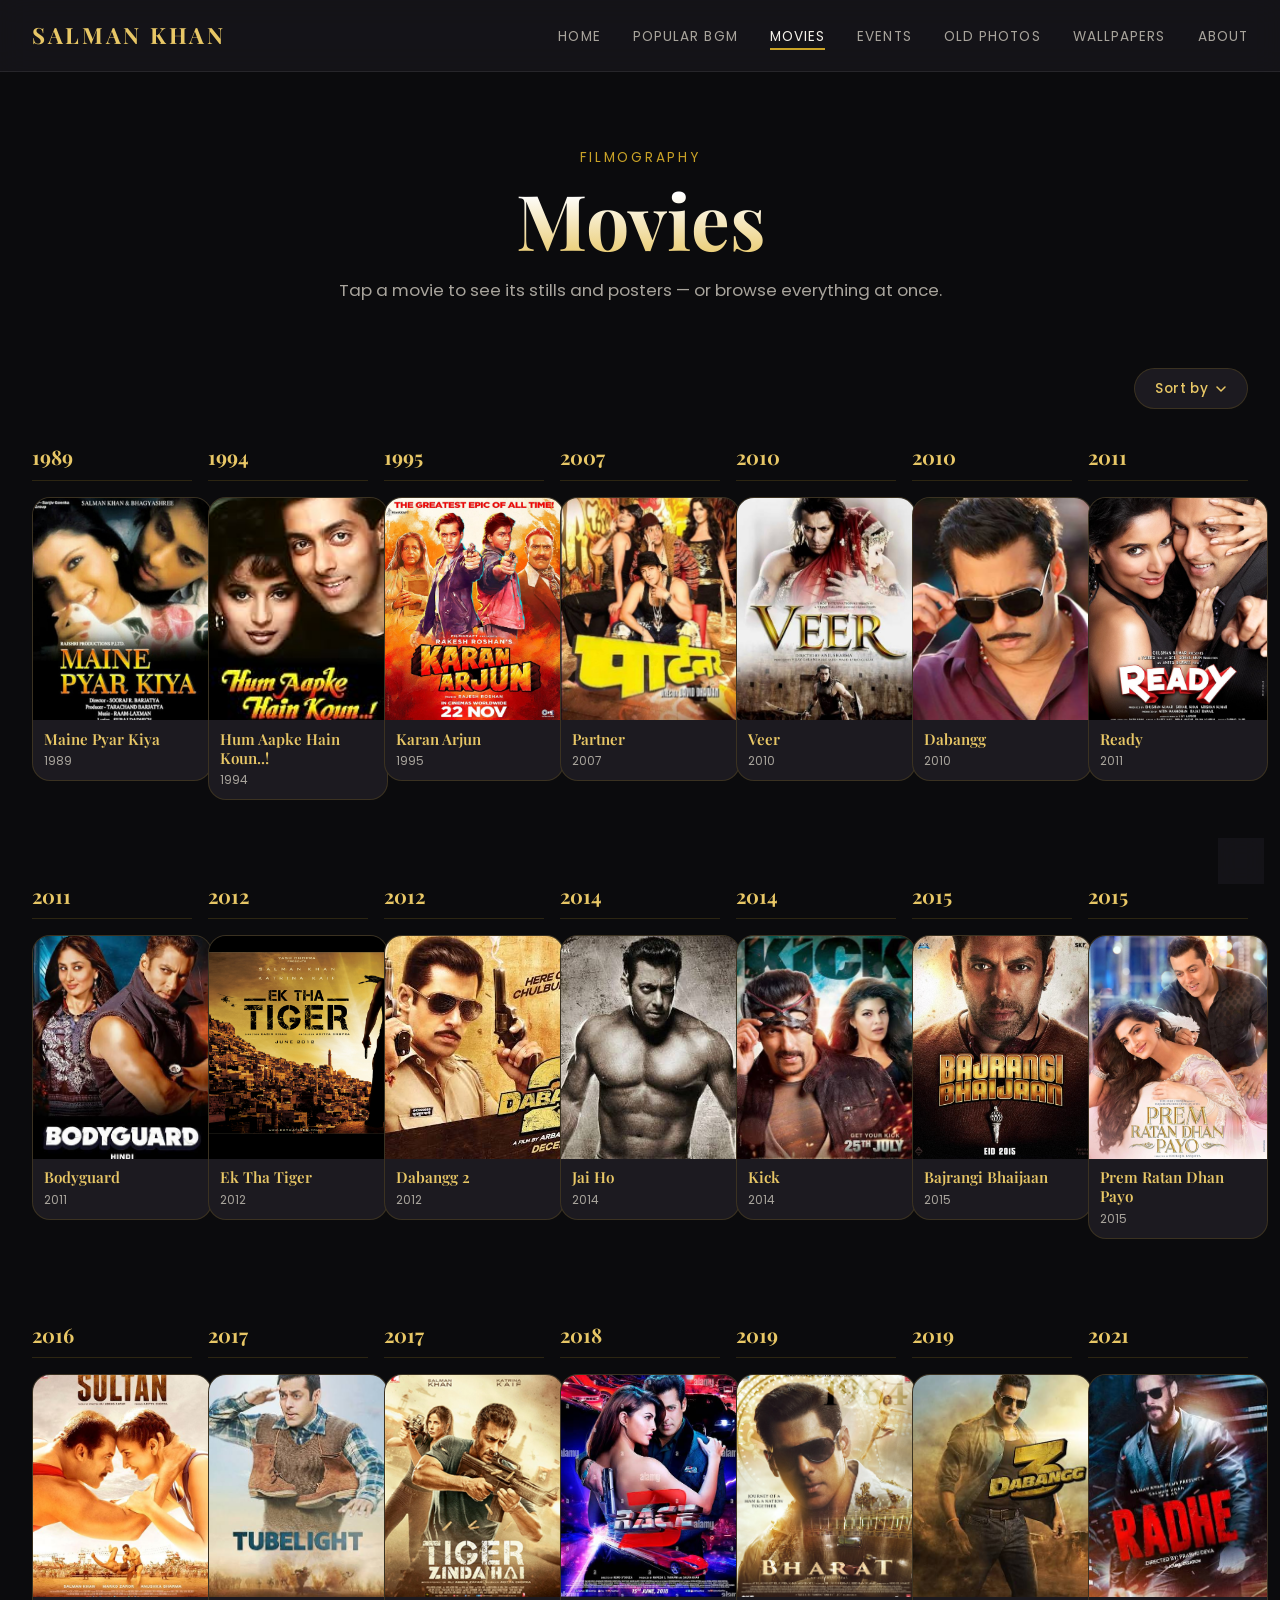
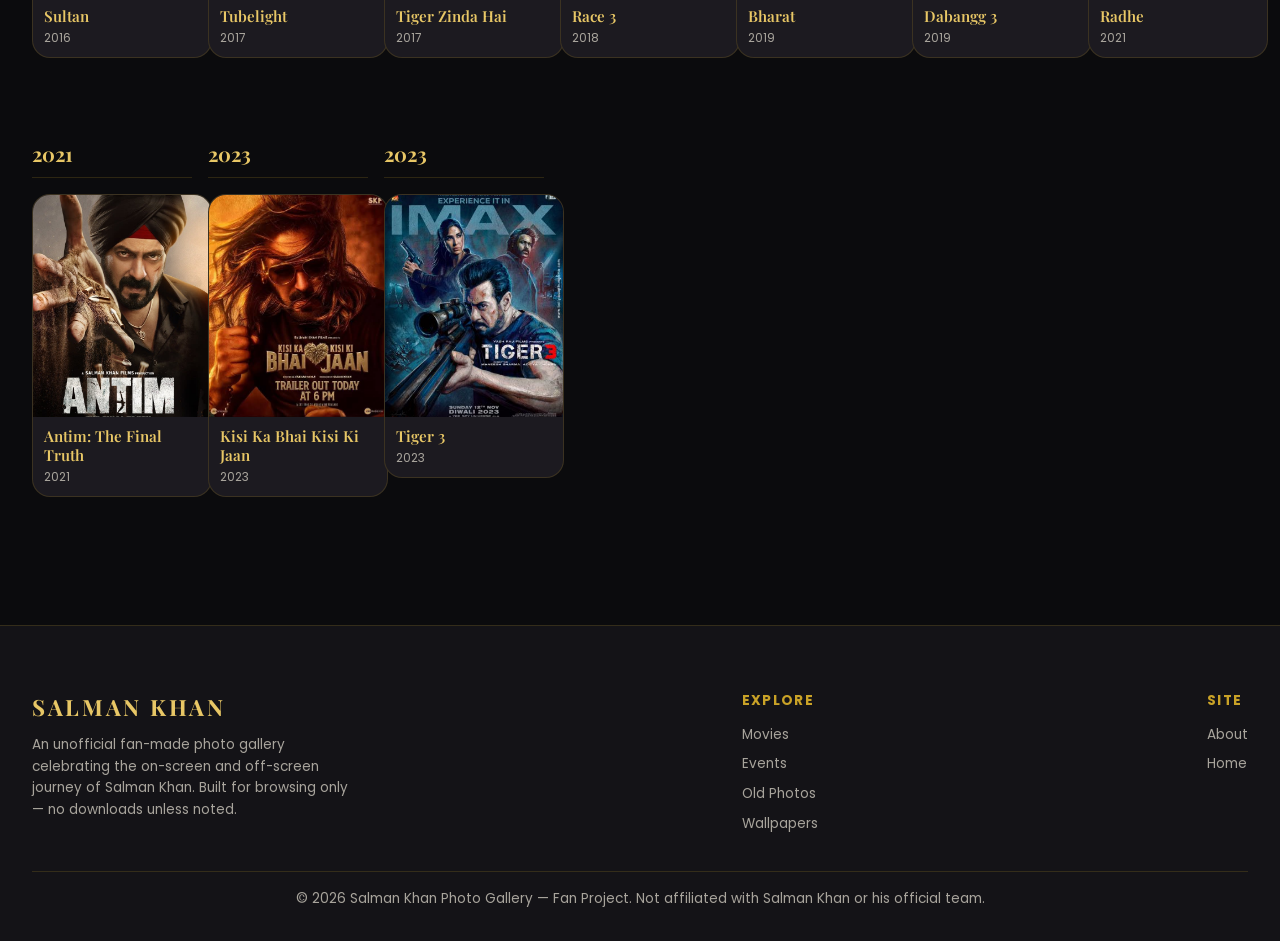
<file: movies.html>
<!DOCTYPE html>
<html lang="en">
<head>
    <meta charset="UTF-8" />
    <meta name="viewport" content="width=device-width, initial-scale=1.0" />
    <title>Movies | Salman Khan Photo Gallery</title>
    <meta name="description" content="Browse Salman Khan's movie posters and stills — Tiger series, Dabangg, Bajrangi Bhaijaan, Sultan, Kick and more." />

    <meta property="og:title" content="Salman Khan Movies" />
    <meta property="og:description" content="Posters and stills from Salman Khan's biggest films." />
    <meta property="og:type" content="website" />

    <link rel="icon" href="assets/icons/favicon.svg" type="image/svg+xml" />

    <link rel="preconnect" href="https://fonts.googleapis.com" />
    <link href="https://fonts.googleapis.com/css2?family=Playfair+Display:wght@600;700&family=Poppins:wght@300;400;500;600&display=swap" rel="stylesheet" />

    <link rel="stylesheet" href="css/style.css" />
    <link rel="stylesheet" href="css/responsive.css" />

    <!-- Sort dropdown styling is embedded here directly (rather than relying
         on css/style.css) so the button/menu always render correctly even
         if that file hasn't been updated yet. -->
    <style>
        .movies-toolbar {
            display: flex;
            justify-content: flex-end;
            margin-bottom: 2rem;
        }
        .sort-dropdown {
            position: relative;
        }
        .sort-btn {
            display: inline-flex;
            align-items: center;
            gap: 0.5rem;
            background: #1c1a20;
            color: #e8c766;
            border: 1px solid rgba(201, 162, 39, 0.18);
            border-radius: 999px;
            padding: 0.6rem 1.3rem;
            font-family: 'Poppins', sans-serif;
            font-size: 0.85rem;
            font-weight: 500;
            letter-spacing: 0.03em;
            cursor: pointer;
            transition: border-color 0.2s ease, background 0.2s ease;
        }
        .sort-btn:hover,
        .sort-btn[aria-expanded="true"] {
            border-color: #c9a227;
            background: rgba(201, 162, 39, 0.15);
        }
        .sort-caret {
            transition: transform 0.2s ease;
        }
        .sort-btn[aria-expanded="true"] .sort-caret {
            transform: rotate(180deg);
        }
        .sort-menu {
            position: absolute;
            top: calc(100% + 8px);
            right: 0;
            z-index: 20;
            min-width: 220px;
            background: #1c1a20;
            border: 1px solid rgba(201, 162, 39, 0.18);
            border-radius: 10px;
            padding: 0.35rem;
            box-shadow: 0 12px 30px -8px rgba(0, 0, 0, 0.6);
            overflow: hidden;
        }
        .sort-option {
            display: block;
            width: 100%;
            text-align: left;
            background: none;
            border: none;
            color: #a8a49c;
            font-family: 'Poppins', sans-serif;
            font-size: 0.95rem;
            padding: 0.75rem 0.9rem;
            border-radius: 6px;
            cursor: pointer;
            transition: background 0.2s ease, color 0.2s ease;
        }
        .sort-option:hover {
            background: rgba(201, 162, 39, 0.15);
            color: #f5f2ea;
        }
        .sort-option.active {
            background: rgba(201, 162, 39, 0.15);
            color: #e8c766;
            font-weight: 600;
        }
        .movie-year-group {
            margin-bottom: 4rem;
        }
        .movie-year-heading {
            font-family: 'Playfair Display', serif;
            font-size: 1.25rem;
            color: #e8c766;
            margin-bottom: 1rem;
            padding-bottom: 0.4rem;
            border-bottom: 1px solid rgba(201, 162, 39, 0.18);
        }
        .movie-year-row {
            display: grid;
            grid-template-columns: repeat(auto-fill, minmax(180px, 1fr));
            gap: 1rem;
        }
    </style>
</head>
<body>

<!-- ============ NAVBAR ============ -->
<header class="navbar">
    <a href="index.html" class="logo">SALMAN KHAN</a>

    <nav aria-label="Main navigation">
        <ul class="nav-links">
            <li><a href="index.html">Home</a></li>
            <li><a href="bgm.html">Popular BGM</a></li>
            <li><a href="movies.html" class="active">Movies</a></li>
            <li><a href="events.html">Events</a></li>
            <li><a href="old-photos.html">Old Photos</a></li>
            <li><a href="wallpapers.html">Wallpapers</a></li>
            <li><a href="about.html">About</a></li>
        </ul>
    </nav>

    <button class="nav-toggle" aria-label="Toggle navigation menu" aria-expanded="false">
        <span></span><span></span><span></span>
    </button>
</header>

<!-- ============ PAGE HEADER ============ -->
<section class="page-header">
    <div class="container">
        <span class="section-eyebrow">Filmography</span>
        <h1 class="page-title">Movies</h1>
        <p class="page-sub">Tap a movie to see its stills and posters — or browse everything at once.</p>
    </div>
</section>

<!-- ============ MOVIE SELECTOR ============ -->
<section class="movies-section">
    <div class="container">
        <div class="movies-toolbar">
            <div class="sort-dropdown" id="sortDropdown">
                <button type="button" class="sort-btn" id="sortToggle" aria-haspopup="true" aria-expanded="false">
                    <span>Sort by</span>
                    <svg class="sort-caret" width="10" height="6" viewBox="0 0 10 6" fill="none" aria-hidden="true">
                        <path d="M1 1l4 4 4-4" stroke="currentColor" stroke-width="1.5" stroke-linecap="round" stroke-linejoin="round"/>
                    </svg>
                </button>
                <div class="sort-menu" id="sortMenu" style="display: none;">
                    <button type="button" class="sort-option active" data-value="oldest">Oldest to Newest</button>
                    <button type="button" class="sort-option" data-value="newest">Newest to Oldest</button>
                </div>
            </div>
        </div>

        <div class="movie-selector" data-movie-grid></div>
    </div>
</section>

<!-- ============ FOOTER ============ -->
<footer class="site-footer">
    <div class="container">
        <div class="footer-grid">
            <div class="footer-brand">
                <span class="logo">SALMAN KHAN</span>
                <p>An unofficial fan-made photo gallery celebrating the on-screen and off-screen journey of Salman Khan. Built for browsing only — no downloads unless noted.</p>
            </div>

            <div class="footer-links">
                <h4>Explore</h4>
                <a href="movies.html">Movies</a>
                <a href="events.html">Events</a>
                <a href="old-photos.html">Old Photos</a>
                <a href="wallpapers.html">Wallpapers</a>
            </div>

            <div class="footer-links">
                <h4>Site</h4>
                <a href="about.html">About</a>
                <a href="index.html">Home</a>
            </div>
        </div>

        <div class="footer-bottom">
            <p>&copy; 2026 Salman Khan Photo Gallery — Fan Project. Not affiliated with Salman Khan or his official team.</p>
        </div>
    </div>
</footer>

<!-- ============ POPULAR BGM MODAL ============ -->
<div class="dialogue-modal bgm-modal" id="bgmModal" role="dialog" aria-modal="true" aria-label="Popular BGM tracks" hidden>
    <div class="dialogue-modal-backdrop" id="bgmModalBackdrop"></div>
    <div class="dialogue-modal-content">
        <button class="dialogue-modal-close" id="bgmModalClose" aria-label="Close">&times;</button>
        <h2 class="dialogue-modal-title">Popular BGM</h2>
        <div class="bgm-list" id="bgmList">
            <!-- populated by js/app.js -->
        </div>
    </div>
</div>

<audio id="bgMusic" src="assets/audio/theme.mp3" preload="none"></audio>

<button id="musicToggle" class="music-toggle" aria-label="Play background music" aria-pressed="false">
    <svg class="icon-music-on" width="18" height="18" viewBox="0 0 24 24" fill="none" aria-hidden="true">
        <path d="M9 18V5l12-2v13" stroke="currentColor" stroke-width="1.6" stroke-linecap="round" stroke-linejoin="round"/>
        <circle cx="6" cy="18" r="3" stroke="currentColor" stroke-width="1.6"/>
        <circle cx="18" cy="16" r="3" stroke="currentColor" stroke-width="1.6"/>
    </svg>
    <svg class="icon-music-off" width="18" height="18" viewBox="0 0 24 24" fill="none" aria-hidden="true" hidden>
        <path d="M9 18V5l12-2v13" stroke="currentColor" stroke-width="1.6" stroke-linecap="round" stroke-linejoin="round"/>
        <circle cx="6" cy="18" r="3" stroke="currentColor" stroke-width="1.6"/>
        <circle cx="18" cy="16" r="3" stroke="currentColor" stroke-width="1.6"/>
        <line x1="3" y1="3" x2="21" y2="21" stroke="currentColor" stroke-width="1.6" stroke-linecap="round"/>
    </svg>
</button>

<script src="js/app.js"></script>
</body>
</html>
</file>
<file: css/style.css>
/* ==========================================================================
   SALMAN KHAN GALLERY — MAIN STYLESHEET
   Premium cinematic Bollywood theme: charcoal/black base, gold accents.
   ========================================================================== */

/* -------------------- Design Tokens -------------------- */
:root {
    /* Colors */
    --color-bg: #0b0b0d;              /* near-black base */
    --color-bg-alt: #141317;          /* charcoal panels/cards */
    --color-bg-elevated: #1c1a20;     /* elevated surfaces (cards, modals) */
    --color-gold: #c9a227;            /* primary gold */
    --color-gold-light: #e8c766;      /* hover / bright gold */
    --color-gold-soft: rgba(201, 162, 39, 0.15);
    --color-maroon: #6b1420;          /* Bollywood drama accent */
    --color-text: #f5f2ea;            /* off-white primary text */
    --color-text-muted: #a8a49c;      /* secondary text */
    --color-border: rgba(201, 162, 39, 0.18);

    /* Typography */
    --font-display: 'Playfair Display', Georgia, serif;
    --font-body: 'Poppins', 'Segoe UI', sans-serif;

    --fs-hero: clamp(2.6rem, 6vw, 5rem);
    --fs-h1: clamp(2rem, 4vw, 3rem);
    --fs-h2: clamp(1.5rem, 3vw, 2.2rem);
    --fs-h3: 1.25rem;
    --fs-body: 1rem;
    --fs-small: 0.85rem;

    /* Spacing */
    --space-xs: 0.5rem;
    --space-sm: 1rem;
    --space-md: 2rem;
    --space-lg: 4rem;
    --space-xl: 6rem;

    /* Layout */
    --max-width: 1280px;
    --radius: 10px;
    --radius-lg: 18px;

    /* Motion */
    --transition-fast: 0.2s ease;
    --transition-med: 0.4s cubic-bezier(0.4, 0, 0.2, 1);

    /* Glass */
    --glass-bg: rgba(28, 26, 32, 0.6);
    --glass-border: rgba(255, 255, 255, 0.08);
    --glass-blur: blur(14px);
}

/* -------------------- Reset -------------------- */
*, *::before, *::after { box-sizing: border-box; margin: 0; padding: 0; }

html {
    scroll-behavior: smooth;
    overflow-x: hidden;
    width: 100%;
}

@media (prefers-reduced-motion: reduce) {
    html { scroll-behavior: auto; }
    *, *::before, *::after {
        animation-duration: 0.01ms !important;
        animation-iteration-count: 1 !important;
        transition-duration: 0.01ms !important;
        scroll-behavior: auto !important;
    }
}

body {
    background: var(--color-bg);
    color: var(--color-text);
    font-family: var(--font-body);
    font-size: var(--fs-body);
    line-height: 1.6;
    -webkit-font-smoothing: antialiased;
    overflow-x: hidden;
}

img { max-width: 100%; display: block; }

a { color: inherit; text-decoration: none; }

ul { list-style: none; }

button {
    font-family: inherit;
    cursor: pointer;
    border: none;
    background: none;
    color: inherit;
}

/* Visible focus states for accessibility */
a:focus-visible,
button:focus-visible,
[tabindex]:focus-visible {
    outline: 2px solid var(--color-gold-light);
    outline-offset: 3px;
    border-radius: 4px;
}

.container {
    max-width: var(--max-width);
    margin: 0 auto;
    padding: 0 var(--space-md);
}

.section-heading {
    font-family: var(--font-display);
    font-size: var(--fs-h2);
    font-weight: 600;
    letter-spacing: 0.02em;
    margin-bottom: var(--space-sm);
}

.section-eyebrow {
    display: inline-block;
    font-size: var(--fs-small);
    letter-spacing: 0.2em;
    text-transform: uppercase;
    color: var(--color-gold);
    margin-bottom: var(--space-xs);
}

.section-sub {
    color: var(--color-text-muted);
    max-width: 560px;
    margin-bottom: var(--space-md);
}

.btn {
    display: inline-flex;
    align-items: center;
    gap: 0.5rem;
    padding: 0.85rem 1.8rem;
    border-radius: 999px;
    font-weight: 600;
    font-size: var(--fs-small);
    letter-spacing: 0.05em;
    text-transform: uppercase;
    transition: all var(--transition-fast);
}

.btn-primary {
    background: linear-gradient(135deg, var(--color-gold-light), var(--color-gold));
    color: #1a1508;
}
.btn-primary:hover {
    transform: translateY(-2px);
    box-shadow: 0 10px 30px -8px rgba(201, 162, 39, 0.6);
}

.btn-outline {
    border: 1px solid var(--color-border);
    color: var(--color-text);
}
.btn-outline:hover {
    border-color: var(--color-gold);
    background: var(--color-gold-soft);
}

/* -------------------- Navbar -------------------- */
.navbar {
    position: fixed;
    top: 0; left: 0; right: 0;
    z-index: 1000;
    display: flex;
    align-items: center;
    justify-content: space-between;
    padding: 1.1rem var(--space-md);
    background: var(--glass-bg);
    backdrop-filter: var(--glass-blur);
    -webkit-backdrop-filter: var(--glass-blur);
    border-bottom: 1px solid var(--glass-border);
    transition: padding var(--transition-fast);
}

.navbar.scrolled {
    padding: 0.7rem var(--space-md);
    background: rgba(11, 11, 13, 0.85);
}

.logo {
    font-family: var(--font-display);
    font-size: 1.4rem;
    font-weight: 700;
    letter-spacing: 0.12em;
    color: var(--color-gold-light);
}

.nav-links {
    display: flex;
    gap: var(--space-md);
}

.nav-links a {
    font-size: var(--fs-small);
    letter-spacing: 0.08em;
    text-transform: uppercase;
    color: var(--color-text-muted);
    position: relative;
    padding-bottom: 4px;
    transition: color var(--transition-fast);
}

.nav-links a::after {
    content: '';
    position: absolute;
    left: 0; bottom: 0;
    width: 0;
    height: 1.5px;
    background: var(--color-gold);
    transition: width var(--transition-fast);
}

.nav-links a:hover,
.nav-links a.active {
    color: var(--color-text);
}
.nav-links a:hover::after,
.nav-links a.active::after {
    width: 100%;
}

.nav-toggle {
    display: none;
    flex-direction: column;
    gap: 5px;
}
.nav-toggle span {
    width: 24px;
    height: 2px;
    background: var(--color-gold-light);
    transition: var(--transition-fast);
}

/* -------------------- Hero -------------------- */
.hero {
    position: relative;
    min-height: 100vh;
    display: flex;
    align-items: flex-end;
    overflow: hidden;
}

.hero-bg {
    position: absolute;
    inset: 0;
    background-size: cover;
    background-position: center 20%;
    transform: scale(1.05);
    /* Decorative fallback backdrop — visible until a real photo is placed
       at images/hero/hero-main.jpg. Spotlight rays + radial glow so the
       hero never looks empty, even without a photograph. */
    background-image:
            repeating-conic-gradient(from 200deg at 78% 15%,
            rgba(201,162,39,0.10) 0deg 6deg, transparent 6deg 16deg),
            radial-gradient(ellipse 900px 700px at 78% 10%, rgba(201,162,39,0.22), transparent 60%),
            radial-gradient(ellipse 1200px 900px at 15% 85%, rgba(107,20,32,0.35), transparent 65%),
            linear-gradient(160deg, #0b0b0d 0%, #16151a 55%, #0b0b0d 100%);
}

/* Faded monogram sits behind the hero copy as a signature watermark */
.hero-bg::before {
    content: 'SK';
    position: absolute;
    right: -2vw;
    bottom: -8vh;
    font-family: var(--font-display);
    font-weight: 700;
    font-size: min(45vw, 620px);
    line-height: 1;
    color: transparent;
    -webkit-text-stroke: 1.5px rgba(201, 162, 39, 0.12);
    pointer-events: none;
    user-select: none;
}

/* Darkening gradient now handled by the shared .hero-overlay element
   below, so it applies consistently above both the photo and video. */

/* When a real photo IS present, add data-has-photo="true" on .hero-bg
   (see app.js) to dial the decorative layer back and let the photo lead. */
.hero-bg[data-has-photo="true"] {
    background-blend-mode: normal;
}
.hero-bg[data-has-photo="true"]::before {
    display: none;
}

/* Entry video clip — sits above .hero-bg, crossfades to reveal the photo
   underneath. Muted so it can always autoplay (no tap required). */
.hero-video {
    position: absolute;
    inset: 0;
    width: 100%;
    height: 100%;
    object-fit: cover;
    z-index: 1;
    opacity: 1;
    transition: opacity 0.06s linear; /* near-instant crossfade for a strobe-style blink */
}

.hero-video.is-hidden {
    opacity: 0;
}

/* Shared darkening gradient — sits above both the photo and the video
   layer so hero text stays legible no matter which is showing. */
.hero-overlay {
    position: absolute;
    inset: 0;
    z-index: 1;
    pointer-events: none;
    background: linear-gradient(180deg, rgba(11,11,13,0.2) 0%, rgba(11,11,13,0.55) 55%, var(--color-bg) 100%),
    linear-gradient(90deg, rgba(11,11,13,0.75) 0%, transparent 45%);
}

.hero-content {
    position: relative;
    z-index: 2;
    padding: var(--space-xl) var(--space-md) var(--space-lg);
    max-width: 720px;
}

.hero-eyebrow {
    color: var(--color-gold);
    letter-spacing: 0.3em;
    text-transform: uppercase;
    font-size: var(--fs-small);
    margin-bottom: var(--space-sm);
    display: inline-block;
}

.hero-title {
    font-family: var(--font-display);
    font-size: var(--fs-hero);
    line-height: 1.05;
    font-weight: 700;
    background: linear-gradient(180deg, #fff 20%, var(--color-gold-light) 100%);
    -webkit-background-clip: text;
    background-clip: text;
    color: transparent;
    margin-bottom: var(--space-sm);
}

.hero-desc {
    color: var(--color-text-muted);
    max-width: 480px;
    margin-bottom: var(--space-md);
    font-size: 1.05rem;
}

.hero-actions { display: flex; gap: var(--space-sm); flex-wrap: wrap; }

/* -------------------- Featured Dialogue -------------------- */
.dialogue-section {
    padding: var(--space-lg) 0;
}

/* Poster-style card: the still image leads, bold text is punched
   directly on top of it near the bottom (like a movie quote card),
   instead of the whole photo being washed under a heavy dark tint. */
.dialogue-card {
    position: relative;
    max-width: 1100px;
    width: 100%;
    margin: 0 auto;
    aspect-ratio: 16 / 10;
    min-height: unset;
    display: flex;
    align-items: flex-end;
    justify-content: flex-start;
    background-color: var(--color-bg-elevated);
    border: 1px solid var(--color-border);
    border-radius: var(--radius-lg);
    padding: var(--space-lg) var(--space-md) var(--space-md);
    text-align: left;
    cursor: pointer;
    overflow: hidden; /* clips the media layer as it drifts on scroll */
    transition: border-color var(--transition-fast), transform var(--transition-fast);
}
.dialogue-card:hover,
.dialogue-card:focus-visible {
    border-color: var(--color-gold);
    transform: translateY(-3px);
}

/* Image lives in its own layer, oversized with extra top/bottom bleed,
   so app.js can translateY it a little as the page scrolls (parallax)
   without ever revealing empty edges inside the card. */
.dialogue-card-media {
    position: absolute;
    left: 0; right: 0;
    top: -10%;
    bottom: -10%;
    background-size: cover;
    background-position: center;
    z-index: 0;
    opacity: 1;
    will-change: transform, opacity;
    transition: opacity 0.35s ease;
}

/* Even dark tint over the whole image (kept separate from the media layer
   itself so it never drifts with the parallax) — the still already carries
   its own baked-in text, this just keeps it from looking bright/washed
   out against the rest of the dark page. */
.dialogue-card::after {
    content: '';
    position: absolute;
    inset: 0;
    z-index: 1;
    pointer-events: none;
    background: linear-gradient(0deg, rgba(11,11,13,0.55) 0%, rgba(11,11,13,0.4) 60%, rgba(11,11,13,0.4) 100%);
}

/* The still image already has the quote + movie name burned into the
   photo itself, so we no longer duplicate that text in HTML on top of
   it — these are hidden. Only the small "tap to see all" CTA remains. */
.dialogue-quote,
.dialogue-movie {
    display: none;
}

.dialogue-cta {
    position: relative;
    z-index: 2;
    display: inline-block;
    color: rgba(245,242,234,0.85);
    font-size: var(--fs-small);
    text-shadow: 0 1px 6px rgba(0,0,0,0.8);
}

/* -------------------- All Dialogues Modal -------------------- */
.dialogue-modal {
    position: fixed;
    inset: 0;
    z-index: 2000;
    display: flex;
    align-items: center;
    justify-content: center;
    padding: var(--space-md);
}
.dialogue-modal[hidden] { display: none; }

.dialogue-modal-backdrop {
    position: absolute;
    inset: 0;
    background: rgba(0, 0, 0, 0.75);
    backdrop-filter: blur(4px);
    -webkit-backdrop-filter: blur(4px);
}

.dialogue-modal-content {
    position: relative;
    z-index: 1;
    max-width: 720px;
    width: 100%;
    max-height: 80vh;
    overflow-y: auto;
    background: var(--color-bg-elevated);
    border: 1px solid var(--color-border);
    border-radius: var(--radius-lg);
    padding: var(--space-lg) var(--space-md) var(--space-md);
}

.dialogue-modal-close {
    position: absolute;
    top: var(--space-sm);
    right: var(--space-sm);
    font-size: 1.8rem;
    line-height: 1;
    color: var(--color-text-muted);
}
.dialogue-modal-close:hover { color: var(--color-gold-light); }

.dialogue-modal-title {
    font-family: var(--font-display);
    font-size: var(--fs-h2);
    margin-bottom: var(--space-md);
    color: var(--color-gold-light);
}

.dialogue-list-item {
    padding: var(--space-sm) 0;
    border-bottom: 1px solid var(--color-border);
}
.dialogue-list-item:last-child { border-bottom: none; }

.dialogue-list-item .quote {
    font-family: var(--font-display);
    font-style: italic;
    margin-bottom: 4px;
    line-height: 1.5;
}
.dialogue-list-item .quote::before { content: '\201C'; }
.dialogue-list-item .quote::after { content: '\201D'; }

.dialogue-list-item .movie {
    display: block;
    color: var(--color-gold);
    font-size: var(--fs-small);
    letter-spacing: 0.05em;
    text-transform: uppercase;
}

/* -------------------- Popular BGM Modal -------------------- */
/* Reuses .dialogue-modal / .dialogue-modal-content / .dialogue-modal-close
   for the overlay + panel chrome; only the list rows themselves are new. */
.bgm-list-item {
    display: flex;
    align-items: center;
    justify-content: space-between;
    gap: var(--space-sm);
    padding: var(--space-sm) 0;
    border-bottom: 1px solid var(--color-border);
}
.bgm-list-item:last-child { border-bottom: none; }

.bgm-track-info {
    display: flex;
    flex-direction: column;
    gap: 2px;
    min-width: 0;
}

.bgm-track-title {
    font-family: var(--font-display);
    font-weight: 600;
    color: var(--color-text);
}

.bgm-track-movie {
    font-size: var(--fs-small);
    color: var(--color-gold);
    letter-spacing: 0.04em;
    text-transform: uppercase;
}

.bgm-play-btn {
    flex-shrink: 0;
    width: 42px;
    height: 42px;
    border-radius: 50%;
    display: flex;
    align-items: center;
    justify-content: center;
    background: var(--color-gold-soft);
    color: var(--color-gold-light);
    transition: background var(--transition-fast), transform var(--transition-fast), color var(--transition-fast);
}

.bgm-play-btn:hover {
    transform: scale(1.06);
    background: var(--color-gold);
    color: #1a1508;
}

.bgm-play-btn.is-playing {
    background: var(--color-gold);
    color: #1a1508;
    animation: music-pulse 2.4s ease-in-out infinite;
}

/* -------------------- Popular BGM Page (bgm.html) -------------------- */
/* Same simple row layout as the modal (.bgm-list-item / .bgm-play-btn),
   just laid out full-width inside a card on its own page. */
.bgm-page-section {
    padding: 0 0 var(--space-xl);
}

.bgm-page-list {
    max-width: 640px;
    margin: 0 auto;
    background: var(--color-bg-elevated);
    border: 1px solid var(--color-border);
    border-radius: var(--radius-lg);
    padding: var(--space-sm) var(--space-md);
}

/* -------------------- Filmstrip (signature element) -------------------- */
.filmstrip-section {
    padding: var(--space-lg) 0;
    background: var(--color-bg-alt);
    border-top: 1px solid var(--color-border);
    border-bottom: 1px solid var(--color-border);
}

.filmstrip-track {
    display: flex;
    gap: 1.25rem;
    overflow-x: auto;
    padding: var(--space-sm) var(--space-md) var(--space-md);
    scroll-snap-type: x proximity;
    scrollbar-width: thin;
    scrollbar-color: var(--color-gold) var(--color-bg-alt);
}

.filmstrip-track::-webkit-scrollbar { height: 6px; }
.filmstrip-track::-webkit-scrollbar-thumb { background: var(--color-gold); border-radius: 4px; }

.film-frame {
    position: relative;
    flex: 0 0 auto;
    width: 280px;
    aspect-ratio: 3/4;
    border-radius: var(--radius);
    overflow: hidden;
    scroll-snap-align: start;
    background: var(--color-bg-elevated);
    border: 1px solid var(--color-border);
    cursor: pointer;
}

.film-frame img {
    width: 100%;
    height: 100%;
    object-fit: cover;
    transition: transform var(--transition-med);
}
.film-frame:hover img { transform: scale(1.08); }

.film-frame .film-caption {
    position: absolute;
    bottom: 0; left: 0; right: 0;
    padding: 1.4rem 0.9rem 0.9rem;
    background: linear-gradient(0deg, rgba(0,0,0,0.92) 25%, transparent 100%);
    font-size: var(--fs-small);
    letter-spacing: 0.04em;
    z-index: 3;
}

/* -------------------- Category / Card Grid -------------------- */
.categories-section, .about-section, .footer-cta {
    padding: var(--space-xl) 0;
}

.category-grid {
    display: grid;
    grid-template-columns: repeat(auto-fit, minmax(220px, 1fr));
    gap: var(--space-sm);
}

.category-card {
    position: relative;
    border-radius: var(--radius-lg);
    overflow: hidden;
    aspect-ratio: 4/5;
    background: var(--color-bg-elevated);
    border: 1px solid var(--color-border);
    transition: transform var(--transition-med), border-color var(--transition-fast);
}

.category-card:hover {
    transform: translateY(-6px);
    border-color: var(--color-gold);
}

.category-card img {
    width: 100%; height: 100%;
    object-fit: cover;
}

.category-card .category-overlay {
    position: absolute;
    inset: 0;
    display: flex;
    align-items: flex-end;
    padding: var(--space-sm);
    background: linear-gradient(180deg, transparent 40%, rgba(11,11,13,0.9) 100%);
}

.category-overlay h3 {
    font-family: var(--font-display);
    font-size: var(--fs-h3);
    color: var(--color-gold-light);
}

.category-overlay span {
    display: block;
    font-size: var(--fs-small);
    color: var(--color-text-muted);
}

/* -------------------- Footer -------------------- */
.site-footer {
    border-top: 1px solid var(--color-border);
    padding: var(--space-lg) 0 var(--space-md);
    background: var(--color-bg-alt);
}

.footer-grid {
    display: flex;
    flex-wrap: wrap;
    justify-content: space-between;
    gap: var(--space-md);
    margin-bottom: var(--space-md);
}

.footer-brand .logo { display: block; margin-bottom: var(--space-xs); }
.footer-brand p { color: var(--color-text-muted); max-width: 320px; font-size: var(--fs-small); }

.footer-links h4 {
    font-size: var(--fs-small);
    text-transform: uppercase;
    letter-spacing: 0.1em;
    color: var(--color-gold);
    margin-bottom: var(--space-xs);
}
.footer-links a {
    display: block;
    color: var(--color-text-muted);
    font-size: var(--fs-small);
    padding: 4px 0;
    transition: color var(--transition-fast);
}
.footer-links a:hover { color: var(--color-gold-light); }

.footer-bottom {
    border-top: 1px solid var(--color-border);
    padding-top: var(--space-sm);
    text-align: center;
    color: var(--color-text-muted);
    font-size: var(--fs-small);
}

/* -------------------- Utility -------------------- */
.fade-up {
    opacity: 0;
    transform: translateY(24px);
    transition: opacity 0.7s ease, transform 0.7s ease;
}
.fade-up.in-view {
    opacity: 1;
    transform: translateY(0);
}

/* -------------------- About Page: Header -------------------- */
.page-header {
    padding: calc(var(--space-xl) + 3rem) 0 var(--space-lg);
    text-align: center;
}

.page-title {
    font-family: var(--font-display);
    font-size: var(--fs-hero);
    line-height: 1.1;
    font-weight: 700;
    background: linear-gradient(180deg, #fff 20%, var(--color-gold-light) 100%);
    -webkit-background-clip: text;
    background-clip: text;
    color: transparent;
    margin-bottom: var(--space-sm);
}

.page-sub {
    color: var(--color-text-muted);
    max-width: 620px;
    margin: 0 auto;
    font-size: 1.05rem;
}

/* -------------------- About Page: Bio -------------------- */
.bio-grid {
    display: grid;
    grid-template-columns: 320px 1fr;
    gap: var(--space-lg);
    align-items: start;
}

.bio-photo {
    border-radius: var(--radius-lg);
    overflow: hidden;
    border: 1px solid var(--color-border);
    aspect-ratio: 4 / 5;
    background: var(--color-bg-elevated);
}

.bio-photo img {
    width: 100%;
    height: 100%;
    object-fit: cover;
}

.bio-text p {
    color: var(--color-text-muted);
    margin-bottom: var(--space-sm);
    max-width: 640px;
}

.bio-text strong {
    color: var(--color-gold-light);
    font-weight: 600;
}

/* -------------------- About Page: Career Highlights -------------------- */
.stats-section {
    padding: var(--space-xl) 0;
    background: var(--color-bg-alt);
    border-top: 1px solid var(--color-border);
    border-bottom: 1px solid var(--color-border);
}

.stats-grid {
    display: grid;
    grid-template-columns: repeat(auto-fit, minmax(180px, 1fr));
    gap: var(--space-sm);
    margin-top: var(--space-md);
}

.stat-card {
    text-align: center;
    padding: var(--space-md) var(--space-sm);
    border: 1px solid var(--color-border);
    border-radius: var(--radius-lg);
    background: var(--color-bg-elevated);
    transition: border-color var(--transition-fast), transform var(--transition-fast);
}

.stat-card:hover {
    border-color: var(--color-gold);
    transform: translateY(-4px);
}

.stat-number {
    display: block;
    font-family: var(--font-display);
    font-size: clamp(1.8rem, 3.5vw, 2.6rem);
    font-weight: 700;
    color: var(--color-gold-light);
    margin-bottom: 0.35rem;
}

/* Brief pop once the count-up animation (app.js) finishes on a number */
.stat-number.counted {
    animation: stat-pop 0.4s ease;
}

@keyframes stat-pop {
    0% { transform: scale(1); }
    50% { transform: scale(1.15); }
    100% { transform: scale(1); }
}

.stat-label {
    display: block;
    font-size: var(--fs-small);
    letter-spacing: 0.04em;
    color: var(--color-text-muted);
}

/* -------------------- About Page: Timeline -------------------- */
.timeline-section {
    padding: var(--space-xl) 0;
}

/* Bio photo gets a slightly richer reveal than the default fade-up --
   a gentle scale-in alongside the rise, so it feels a touch more premium. */
.bio-photo.fade-up {
    transform: translateY(24px) scale(0.96);
}
.bio-photo.fade-up.in-view {
    transform: translateY(0) scale(1);
}

.timeline {
    position: relative;
    margin-top: var(--space-lg);
    padding-left: var(--space-md);
}

/* Dim static track, always fully visible */
.timeline::before {
    content: '';
    position: absolute;
    left: 5px;
    top: 6px;
    bottom: 6px;
    width: 2px;
    background: rgba(201, 162, 39, 0.15);
}

/* Bright glowing line that "draws" itself downward as you scroll --
   height is driven by the --tl-progress custom property, set in app.js
   (initTimelineProgress). transform-origin: top means it grows from the
   first milestone down to the last as you scroll through the section. */
.timeline::after {
    content: '';
    position: absolute;
    left: 5px;
    top: 6px;
    width: 2px;
    height: calc(100% - 12px);
    background: linear-gradient(180deg, var(--color-gold-light), var(--color-gold));
    box-shadow: 0 0 10px rgba(201, 162, 39, 0.55);
    transform: scaleY(var(--tl-progress, 0));
    transform-origin: top;
}

.timeline-item {
    position: relative;
    padding-left: var(--space-md);
    padding-bottom: var(--space-lg);
}

.timeline-item:last-child {
    padding-bottom: 0;
}

.timeline-dot {
    position: absolute;
    left: -5px;
    top: 6px;
    width: 12px;
    height: 12px;
    border-radius: 50%;
    background: var(--color-text-muted);
    box-shadow: 0 0 0 4px var(--color-bg), 0 0 0 5px var(--color-border);
    transition: background var(--transition-med), box-shadow var(--transition-med);
}

/* Once a milestone has scrolled into view (its .fade-up gets .in-view),
   the dot lights up gold and gives a brief glowing pulse -- reads as the
   timeline "arriving" at that point rather than just fading in flatly. */
.timeline-item.in-view .timeline-dot {
    background: var(--color-gold-light);
    box-shadow: 0 0 0 4px var(--color-bg), 0 0 0 5px var(--color-gold), 0 0 14px 2px rgba(201, 162, 39, 0.7);
    animation: timeline-dot-pulse 1s ease-out;
}

@keyframes timeline-dot-pulse {
    0% { transform: scale(0.6); }
    50% { transform: scale(1.35); }
    100% { transform: scale(1); }
}

.timeline-year {
    display: inline-block;
    color: var(--color-gold);
    font-size: var(--fs-small);
    font-weight: 600;
    letter-spacing: 0.08em;
    text-transform: uppercase;
    margin-bottom: 0.3rem;
}

.timeline-content h3 {
    font-family: var(--font-display);
    font-size: var(--fs-h3);
    margin-bottom: 0.3rem;
    color: var(--color-text);
}

.timeline-content p {
    color: var(--color-text-muted);
    max-width: 560px;
}

.timeline-cta {
    margin-top: var(--space-lg);
    padding-left: var(--space-md);
}

/* -------------------- Music Toggle -------------------- */
.music-toggle {
    position: fixed;
    right: var(--space-sm);
    bottom: var(--space-sm);
    z-index: 999;
    width: 46px;
    height: 46px;
    border-radius: 50%;
    display: flex;
    align-items: center;
    justify-content: center;
    background: var(--glass-bg);
    backdrop-filter: var(--glass-blur);
    -webkit-backdrop-filter: var(--glass-blur);
    border: 1px solid var(--color-border);
    color: var(--color-gold-light);
    transition: transform var(--transition-fast), border-color var(--transition-fast);
}

.music-toggle:hover {
    transform: scale(1.08);
    border-color: var(--color-gold);
}

.music-toggle.is-playing {
    animation: music-pulse 2.4s ease-in-out infinite;
}

@keyframes music-pulse {
    0%, 100% { box-shadow: 0 0 0 0 rgba(201, 162, 39, 0.35); }
    50% { box-shadow: 0 0 0 8px rgba(201, 162, 39, 0); }
}

/* -------------------- Wallpapers Page -------------------- */
.wallpaper-grid {
    display: grid;
    grid-template-columns: repeat(auto-fit, minmax(260px, 1fr));
    gap: var(--space-md);
}

.wallpaper-card {
    position: relative;
    border-radius: var(--radius-lg);
    overflow: hidden;
    aspect-ratio: 9/16;
    background: var(--color-bg-elevated);
    border: 1px solid var(--color-border);
    cursor: pointer;
    transition: transform var(--transition-med), border-color var(--transition-fast);
}

.wallpaper-card:hover,
.wallpaper-card:focus-visible {
    transform: translateY(-6px);
    border-color: var(--color-gold);
    outline: none;
}

.wallpaper-card img {
    width: 100%;
    height: 100%;
    object-fit: cover;
    display: block;
}

/* -------------------- Old Photos Page -------------------- */
.old-photos-grid {
    display: grid;
    grid-template-columns: repeat(auto-fit, minmax(220px, 1fr));
    gap: var(--space-md);
}

.old-photo-card {
    position: relative;
    border-radius: var(--radius-lg);
    overflow: hidden;
    aspect-ratio: 4/5;
    background: var(--color-bg-elevated);
    border: 1px solid var(--color-border);
    cursor: pointer;
    transition: transform var(--transition-med), border-color var(--transition-fast);
}

.old-photo-card:hover,
.old-photo-card:focus-visible {
    transform: translateY(-6px);
    border-color: var(--color-gold);
    outline: none;
}

.old-photo-card img {
    width: 100%;
    height: 100%;
    object-fit: cover;
    display: block;
    filter: sepia(0.15) contrast(1.02);
}

/* -------------------- Old Photos Full-Screen Viewer -------------------- */
.photo-viewer {
    position: fixed;
    inset: 0;
    z-index: 2100;
}
.photo-viewer[hidden] { display: none; }

.photo-viewer-backdrop {
    position: absolute;
    inset: 0;
    background: #000;
}

.photo-viewer-stage {
    position: absolute;
    inset: 0;
    display: flex;
    align-items: center;
    justify-content: center;
    padding: 4.5rem var(--space-md) 5.5rem;
}

.photo-viewer-stage img {
    max-width: 100%;
    max-height: 100%;
    object-fit: contain;
}

.photo-viewer-back {
    position: absolute;
    top: var(--space-md);
    left: var(--space-md);
    z-index: 2;
    display: flex;
    align-items: center;
    gap: 6px;
    background: rgba(11, 11, 13, 0.6);
    border: 1px solid var(--color-border);
    color: var(--color-text-main, #f5f2ea);
    padding: 0.55rem 1rem 0.55rem 0.75rem;
    border-radius: var(--radius-lg);
    font-size: 0.85rem;
    cursor: pointer;
    transition: border-color var(--transition-fast), color var(--transition-fast);
}
.photo-viewer-back:hover {
    border-color: var(--color-gold);
    color: var(--color-gold-light);
}

.photo-viewer-actions {
    position: absolute;
    bottom: var(--space-md);
    left: 50%;
    transform: translateX(-50%);
    z-index: 2;
    display: flex;
    align-items: center;
    gap: var(--space-sm);
}

.photo-viewer-download,
.photo-viewer-share {
    display: flex;
    align-items: center;
    gap: 8px;
}

.photo-viewer-nav {
    position: absolute;
    top: 50%;
    transform: translateY(-50%);
    z-index: 2;
    background: rgba(11, 11, 13, 0.6);
    border: 1px solid var(--color-border);
    color: var(--color-gold-light);
    width: 44px;
    height: 44px;
    border-radius: 50%;
    font-size: 1.4rem;
    cursor: pointer;
    transition: border-color var(--transition-fast), transform var(--transition-fast);
}
.photo-viewer-nav:hover {
    border-color: var(--color-gold);
    transform: translateY(-50%) scale(1.08);
}
.photo-viewer-prev { left: var(--space-md); }
.photo-viewer-next { right: var(--space-md); }

/* -------------------- Movies Page -------------------- */
.movie-selector {
    display: grid;
    grid-template-columns: repeat(auto-fill, minmax(140px, 1fr));
    gap: var(--space-sm);
    margin-bottom: var(--space-lg);
}

.movie-card {
    display: flex;
    flex-direction: column;
    background: var(--color-bg-elevated);
    border: 1px solid var(--color-border);
    border-radius: var(--radius-lg);
    overflow: hidden;
    cursor: pointer;
    padding: 0;
    text-align: left;
    font: inherit;
    color: inherit;
    transition: transform var(--transition-med), border-color var(--transition-fast);
}

.movie-card:hover {
    transform: translateY(-4px);
    border-color: var(--color-gold);
}

.movie-card.active {
    border-color: var(--color-gold);
    box-shadow: 0 0 0 1px var(--color-gold);
}

.movie-poster {
    display: block;
    width: 100%;
    aspect-ratio: 4/5;
    overflow: hidden;
}

.movie-poster img {
    width: 100%;
    height: 100%;
    object-fit: cover;
    display: block;
}

.movie-meta {
    display: flex;
    flex-direction: column;
    gap: 0.15rem;
    padding: 0.6rem 0.7rem;
}

.movie-name {
    font-family: var(--font-display);
    font-size: 0.95rem;
    font-weight: 600;
    color: var(--color-gold-light);
    line-height: 1.25;
}

.movie-year {
    font-size: 0.75rem;
    color: var(--color-text-muted);
}

.movie-detail-card {
    display: flex;
    gap: var(--space-md);
    background: var(--color-bg-elevated);
    border: 1px solid var(--color-border);
    border-radius: var(--radius-lg);
    padding: var(--space-md);
    margin-bottom: var(--space-lg);
}

.movie-detail-poster {
    width: 120px;
    aspect-ratio: 4/5;
    object-fit: cover;
    border-radius: var(--radius);
    flex-shrink: 0;
}

.movie-detail-body h3 {
    font-family: var(--font-display);
    font-size: var(--fs-h3);
    color: var(--color-gold-light);
    margin-bottom: 0.4rem;
}

.movie-detail-year {
    font-size: 0.8rem;
    color: var(--color-text-muted);
    font-family: var(--font-body);
    font-weight: 400;
}

.movie-detail-desc {
    font-size: 0.9rem;
    color: var(--color-text);
    line-height: 1.5;
    margin-bottom: var(--space-sm);
}

.ott-badge {
    display: inline-block;
    padding: 0.4rem 1rem;
    border-radius: 999px;
    background: var(--color-gold-soft);
    color: var(--color-gold-light);
    font-size: 0.8rem;
    font-weight: 600;
}

/* Mobile: poster now keeps its natural portrait shape (matches the
   source images, e.g. 4:5) instead of being force-cropped into a wide
   16:9 box -- that was cutting off faces/text baked into the posters.
   Capped width + centered so it doesn't stretch edge-to-edge on wider
   phones either. */
@media (max-width: 480px) {
    .movie-detail-card {
        flex-direction: column;
    }
    .movie-detail-poster {
        width: 100%;
        max-width: 320px;
        margin: 0 auto;
        aspect-ratio: 4/5;
        object-fit: cover;
        object-position: center;
    }
}

.movie-stills-section {
    margin-top: var(--space-xl);
}

.empty-state {
    color: var(--color-text-muted);
    padding: var(--space-md) 0;
}

/* -------------------- Events Page -------------------- */
.events-filter {
    display: flex;
    flex-wrap: wrap;
    gap: var(--space-sm);
    margin-bottom: var(--space-lg);
}

.filter-btn {
    background: var(--color-bg-elevated);
    border: 1px solid var(--color-border);
    color: var(--color-text-muted);
    padding: 0.5rem 1.1rem;
    border-radius: 999px;
    font-size: var(--fs-small);
    font-family: inherit;
    cursor: pointer;
    transition: border-color var(--transition-fast), color var(--transition-fast), background var(--transition-fast);
}

.filter-btn:hover {
    border-color: var(--color-gold);
    color: var(--color-gold-light);
}

.filter-btn.active {
    background: var(--color-gold);
    border-color: var(--color-gold);
    color: var(--color-bg-main, #0b0b0d);
}

.events-grid {
    display: grid;
    grid-template-columns: repeat(auto-fit, minmax(260px, 1fr));
    gap: var(--space-md);
}

.event-card {
    display: flex;
    flex-direction: column;
    background: var(--color-bg-elevated);
    border: 1px solid var(--color-border);
    border-radius: var(--radius-lg);
    overflow: hidden;
    cursor: pointer;
    transition: transform var(--transition-med), border-color var(--transition-fast);
}

.event-card:hover,
.event-card:focus-visible {
    transform: translateY(-6px);
    border-color: var(--color-gold);
    outline: none;
}

.event-card-media {
    aspect-ratio: 4/5;
    overflow: hidden;
}

.event-card-media img {
    width: 100%;
    height: 100%;
    object-fit: cover;
    display: block;
}

.event-card-meta {
    display: flex;
    flex-direction: column;
    gap: 0.3rem;
    padding: 0.9rem 1rem 1.1rem;
}

.event-tag {
    align-self: flex-start;
    background: rgba(201, 162, 39, 0.12);
    color: var(--color-gold-light);
    font-size: 0.7rem;
    letter-spacing: 0.04em;
    text-transform: uppercase;
    padding: 0.2rem 0.6rem;
    border-radius: 999px;
}

.event-title {
    font-family: var(--font-display);
    font-size: var(--fs-h3);
    color: var(--color-text-main, #f5f2ea);
    line-height: 1.3;
}

.event-year {
    font-size: var(--fs-small);
    color: var(--color-text-muted);
}
</file>
<file: css/responsive.css>
/* ==========================================================================
   RESPONSIVE.CSS — breakpoints for mobile, tablet, laptop, desktop, large
   Mobile-first overrides layered on top of style.css
   ========================================================================== */

/* Tablet and below (≤ 900px): collapse nav into a toggle menu */
@media (max-width: 900px) {
    .nav-toggle {
        display: flex;
    }

    .nav-links {
        position: fixed;
        top: 64px;
        right: -220px;
        flex-direction: column;
        background: rgba(11, 11, 13, 0.97);
        backdrop-filter: var(--glass-blur);
        width: 220px;
        padding: var(--space-md);
        padding-bottom: calc(var(--space-md) + env(safe-area-inset-bottom, 0px));
        gap: var(--space-sm);
        transition: right var(--transition-med);
        border-left: 1px solid var(--color-border);
        height: calc(100vh - 64px);
        height: calc(100dvh - 64px);
        overflow-y: auto;
    }

    .nav-links.open {
        right: 0;
    }

    /* Push Login/Logout to the bottom of the mobile menu and style it
       as a distinct pill button instead of a plain text link. */
    .nav-links #navAuthItem {
        margin-top: auto;
        padding-top: var(--space-sm);
        border-top: 1px solid var(--color-border);
    }

    .nav-links #navAuthItem a {
        display: block;
        text-align: center;
        padding: 0.65rem 1rem;
        border-radius: var(--radius);
        background: var(--color-gold);
        color: #1a1305;
        font-weight: 600;
    }

    .nav-links #navAuthItem a::after {
        display: none;
    }

    .nav-links #navAuthItem a:hover {
        background: var(--color-gold-light);
        color: #1a1305;
    }

    .hero-content {
        padding: var(--space-lg) var(--space-sm) var(--space-md);
    }

    .film-frame {
        width: 220px;
    }

    /* Wallpaper grid: at tablet width, minmax(260px,1fr) still only fits
       2-3 per row depending on width -- fine as-is, left to auto-fit. */
}

/* Mobile (≤ 600px) */
@media (max-width: 600px) {
    .container { padding: 0 var(--space-sm); }

    .hero-title { font-size: clamp(2rem, 9vw, 2.8rem); }
    .hero-desc { font-size: 0.95rem; }

    .hero-actions { flex-direction: column; align-items: stretch; }
    .hero-actions .btn { justify-content: center; }

    .category-grid { grid-template-columns: repeat(2, 1fr); }

    .footer-grid { flex-direction: column; }

    .film-frame { width: 190px; }

    /* .categories-section (and siblings sharing the rule) use --space-xl
       (6rem) top AND bottom padding, which then stacks with the footer's
       own top padding right after it. On desktop that's barely visible;
       on a narrow phone with little else around it, it reads as a big
       broken black gap before the footer. Tighten both here. */
    .categories-section,
    .about-section,
    .footer-cta {
        padding: var(--space-lg) 0;
    }

    .site-footer {
        padding-top: var(--space-md);
    }

    /* Slightly shorter cards so a single-column grid doesn't feel oversized */
    .category-card {
        aspect-ratio: 4 / 3.4;
    }

    /* Video/blink entry animation is skipped entirely on phones (see
       initHeroEntry in app.js) -- hidden here too so there's no flash of
       the video before JS runs. Music still plays as normal. */
    .hero-video {
        display: none;
    }

    /* About page: stack the bio photo above the text, single-column
       stats, and pull the timeline in a bit so it doesn't feel cramped
       against the edge of a narrow screen. */
    .bio-grid {
        grid-template-columns: 1fr;
    }

    .bio-photo {
        max-width: 320px;
        margin: 0 auto;
    }

    .stats-grid {
        grid-template-columns: repeat(2, 1fr);
    }

    .page-title {
        font-size: clamp(2rem, 8vw, 2.8rem);
    }

    .timeline {
        padding-left: var(--space-sm);
    }

    /* Wallpapers page: the base .wallpaper-grid rule uses
       minmax(260px, 1fr), so on a ~360-400px phone width only ONE card
       fits per row -- it looks like the page is "stuck" showing a single
       wallpaper even though the rest are just below the fold. Switch to
       a fixed 2-column layout here so more are visible at once, and
       shrink the gap/aspect-ratio a bit so each card isn't oversized. */
    .wallpaper-grid {
        grid-template-columns: repeat(2, 1fr);
        gap: var(--space-sm);
    }

    .wallpaper-card {
        aspect-ratio: 9/14;
    }

    /* Old Photos page: same reasoning as the wallpaper grid above --
       force 2 columns so the throwback archive doesn't look stuck on
       a single photo on narrow phones. */
    .old-photos-grid {
        grid-template-columns: repeat(2, 1fr);
        gap: var(--space-sm);
    }

    /* Full-screen viewer: shrink the back/download controls and give
       the image a bit more breathing room on narrow phones. */
    .photo-viewer-stage {
        padding: 4rem var(--space-sm) 5rem;
    }

    .photo-viewer-back {
        padding: 0.45rem 0.8rem 0.45rem 0.6rem;
        font-size: 0.78rem;
    }

    .photo-viewer-download,
    .photo-viewer-share {
        padding: 0.6rem 0.9rem;
        font-size: 0.72rem;
    }

    .photo-viewer-actions {
        gap: 0.5rem;
    }

    .photo-viewer-nav {
        width: 38px;
        height: 38px;
        font-size: 1.2rem;
    }
    .photo-viewer-prev { left: var(--space-sm); }
    .photo-viewer-next { right: var(--space-sm); }
}

/* Small mobile (≤ 380px) */
@media (max-width: 380px) {
    .category-grid { grid-template-columns: 1fr; }
    .film-frame { width: 78vw; }
    .logo { font-size: 1.1rem; }
    .hero-eyebrow { letter-spacing: 0.15em; font-size: 0.7rem; }
    .btn { padding: 0.75rem 1.4rem; font-size: 0.78rem; }

    /* Even on very small phones, keep 2 columns rather than dropping
       back to 1 -- cards just get a bit narrower, still readable. */
    .wallpaper-grid {
        gap: 0.6rem;
    }
}

/* Very small / older devices (≤ 320px) */
@media (max-width: 320px) {
    .hero-title { font-size: 1.9rem; }
    .navbar { padding: 0.8rem var(--space-sm); }
    .film-frame { width: 82vw; }
}

/* Hero height on short mobile viewports (landscape phones, small screens) */
@media (max-width: 600px), (max-height: 600px) {
    .hero {
        min-height: 100svh; /* respects mobile browser chrome */
    }
    .hero-content {
        padding-top: 6rem;
    }
}

/* Ensure hero monogram watermark doesn't overflow or clutter small screens */
@media (max-width: 700px) {
    .hero-bg::before {
        font-size: min(70vw, 420px);
        opacity: 0.7;
    }
}

/* Nav toggle → animated hamburger to X when menu is open */
.nav-toggle[aria-expanded="true"] span:nth-child(1) {
    transform: translateY(7px) rotate(45deg);
}
.nav-toggle[aria-expanded="true"] span:nth-child(2) {
    opacity: 0;
}
.nav-toggle[aria-expanded="true"] span:nth-child(3) {
    transform: translateY(-7px) rotate(-45deg);
}
.nav-toggle span {
    transition: transform var(--transition-fast), opacity var(--transition-fast);
}

/* Tablet portrait fine-tuning (600px–900px) */
@media (min-width: 601px) and (max-width: 900px) {
    .category-grid { grid-template-columns: repeat(3, 1fr); }
    .hero-title { font-size: clamp(2.4rem, 6vw, 3.4rem); }
}

/* Laptop (≥ 1024px) */
@media (min-width: 1024px) {
    .category-grid { grid-template-columns: repeat(4, 1fr); }
}

/* Large screens (≥ 1600px) */
@media (min-width: 1600px) {
    .container { max-width: 1440px; }
}
</file>
